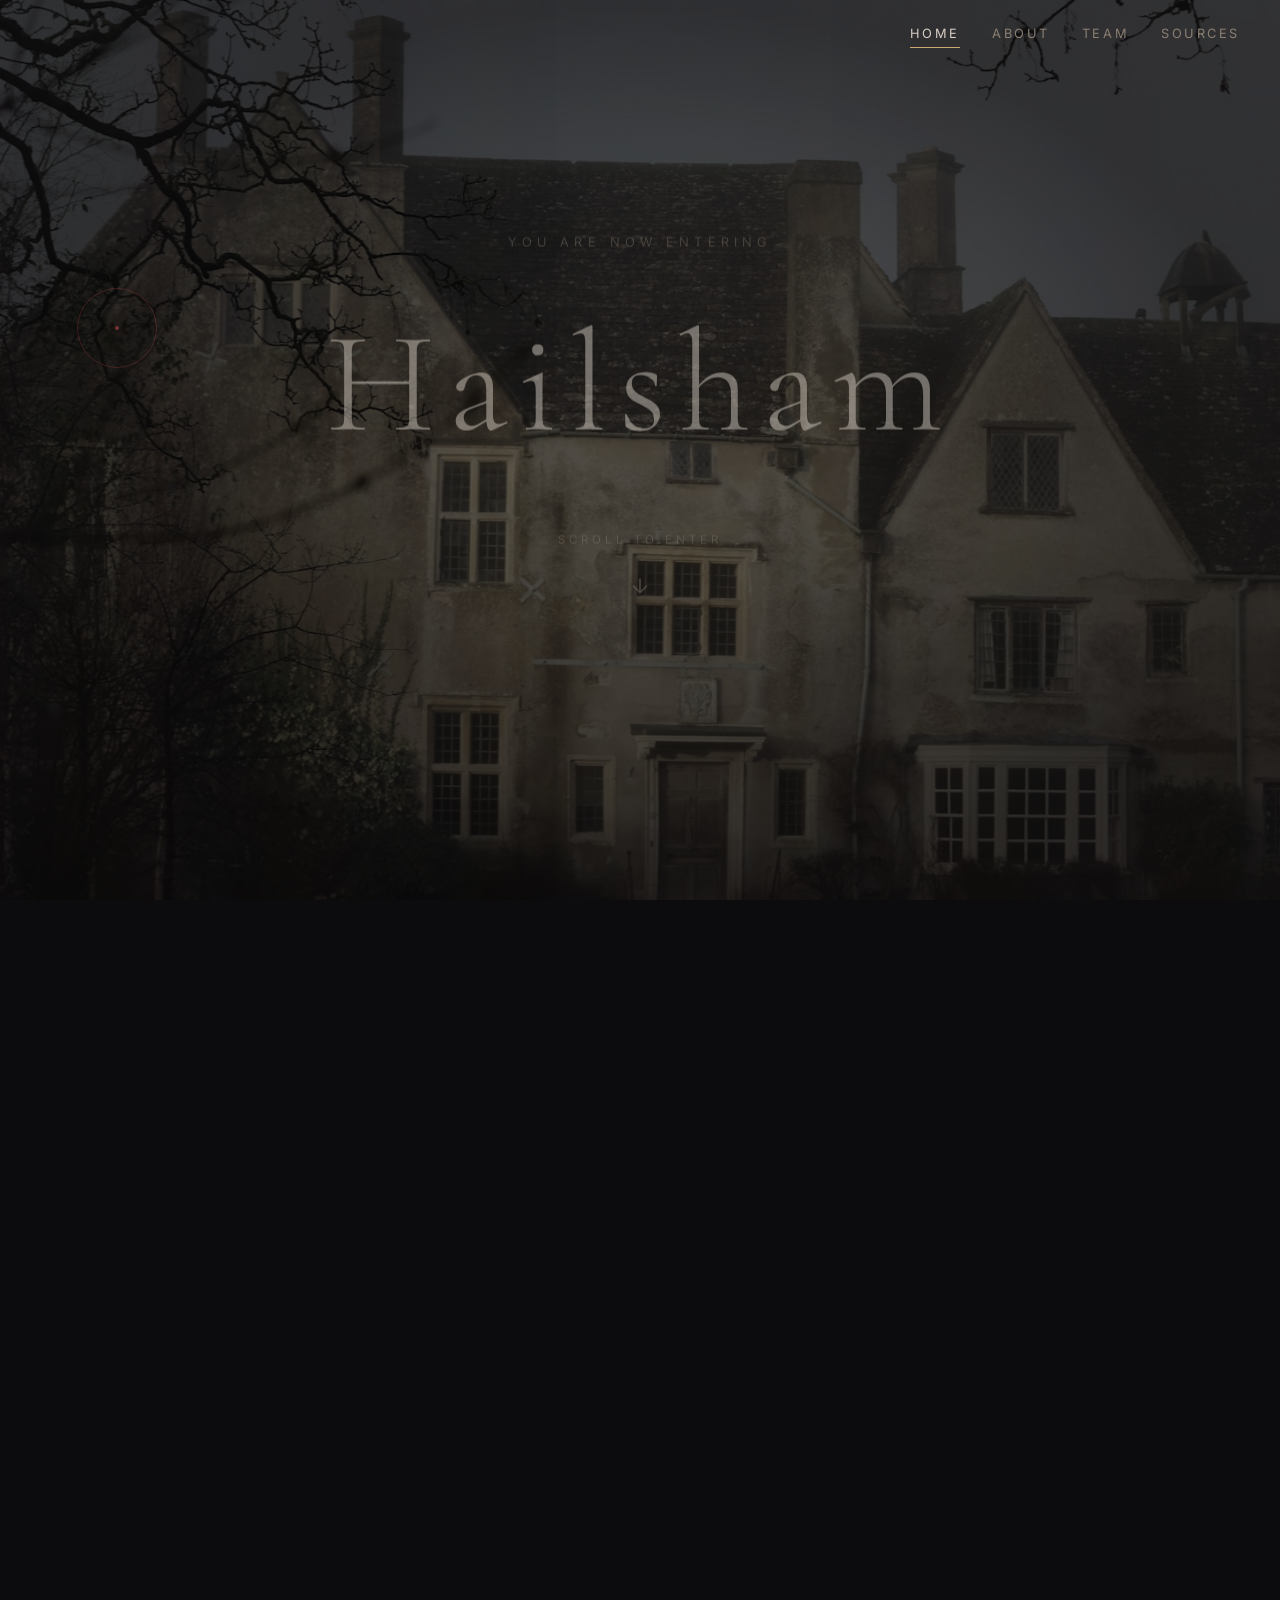
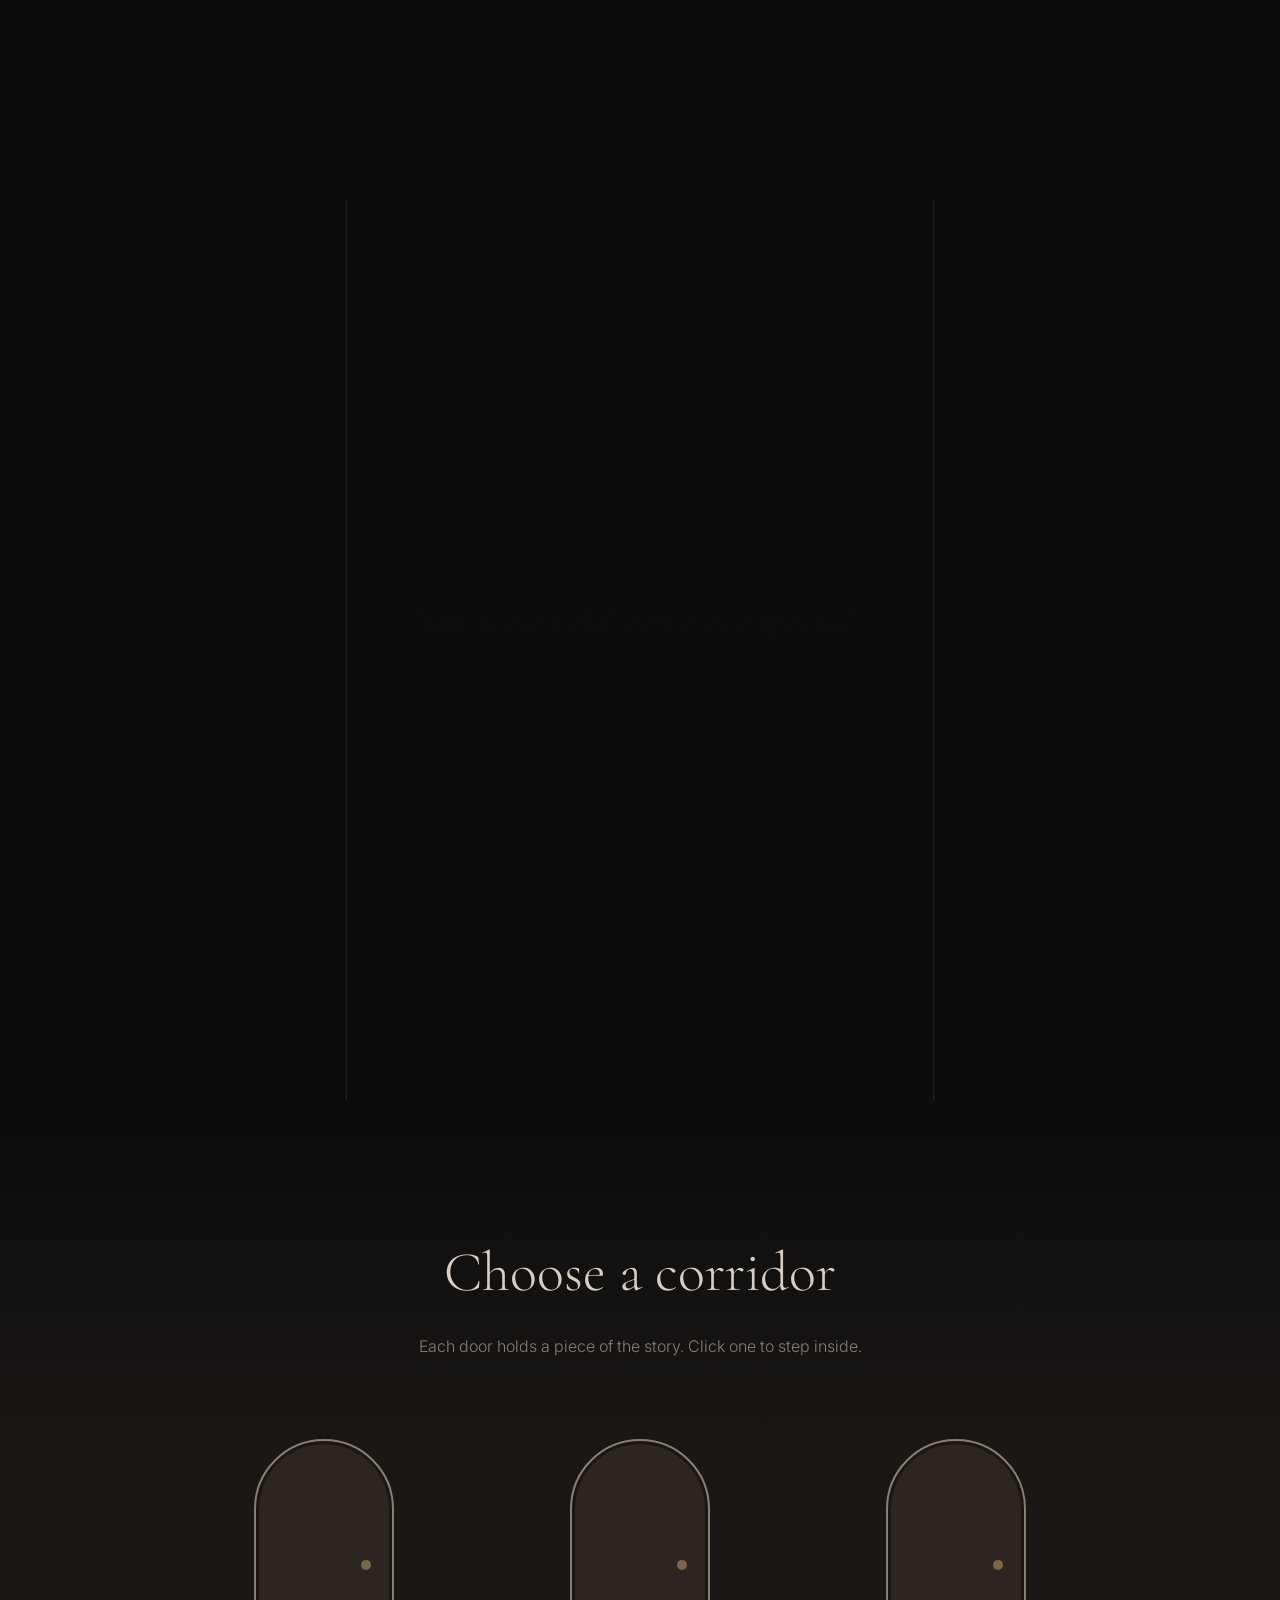
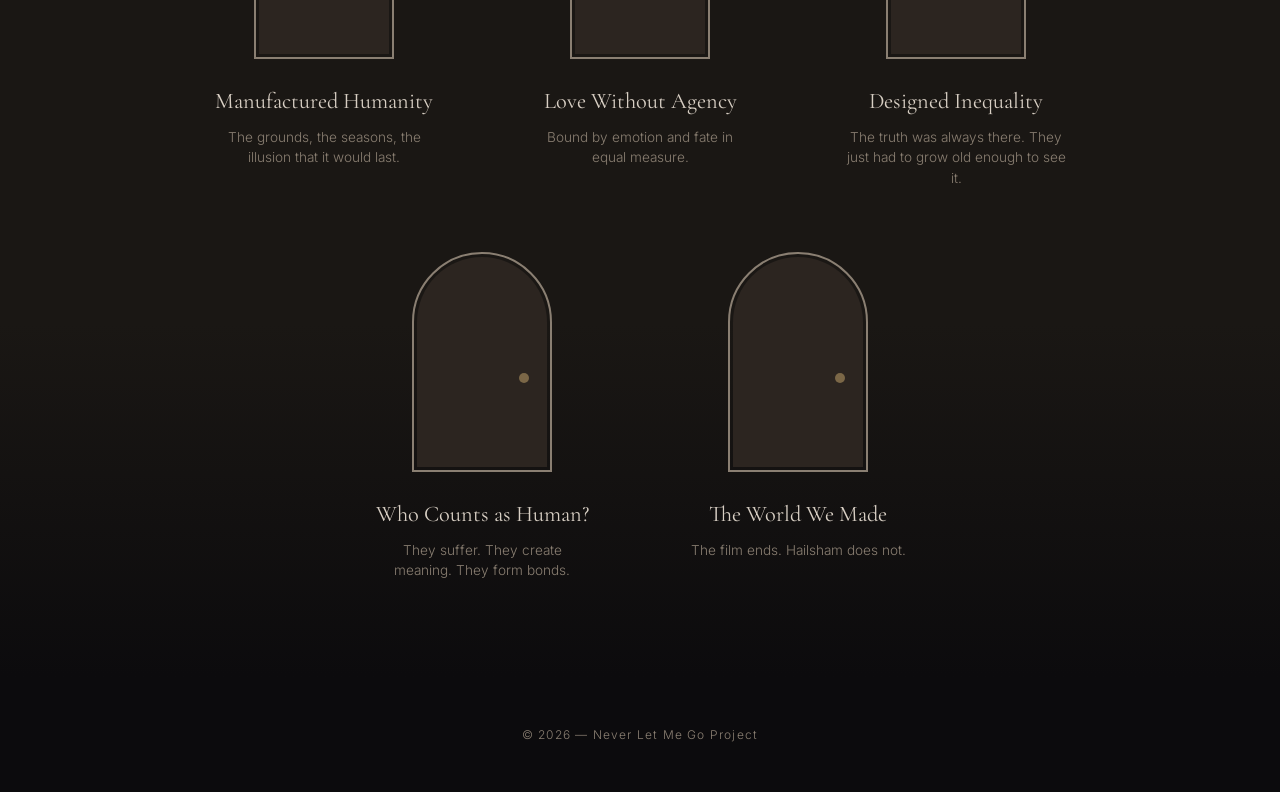
<file: index.html>
<!DOCTYPE html>
<html lang="en">
<head>
  <meta charset="UTF-8" />
  <meta name="viewport" content="width=device-width, initial-scale=1.0" />
  <title>Never Let Me Go: Hailsham</title>
  <link rel="stylesheet" href="styles.css" />
  <link rel="preconnect" href="https://fonts.googleapis.com" />
  <link rel="preconnect" href="https://fonts.gstatic.com" crossorigin />
  <link href="https://fonts.googleapis.com/css2?family=Cormorant+Garamond:ital,wght@0,300;0,400;0,600;1,300;1,400&family=Inter:wght@300;400&display=swap" rel="stylesheet" />
</head>
<body>

  <!-- ===== NAV ===== -->
  <nav class="site-nav">
    <a href="index.html" class="nav-link active">Home</a>
    <a href="about.html" class="nav-link">About</a>
    <a href="bios.html" class="nav-link">Team</a>
    <a href="sources.html" class="nav-link">Sources</a>
  </nav>

  <!-- ===== CUSTOM CURSOR ===== -->
  <!-- Warm "candle" glow that follows the cursor; positioned by script.js. -->
  <div id="cursor-glow" class="cursor-glow"></div>


  <!-- ===== HERO: OUTSIDE HAILSHAM ===== -->
  <section id="hero" class="hero-section">
    <div class="hero-image-wrap">
      <img src="assets/hailsham-manor.jpg" alt="Hailsham boarding school" class="hero-image" />
    </div>
    <div class="hero-vignette"></div>
    <div class="fog fog--left"></div>
    <div class="fog fog--right"></div>
    <div class="hero-text">
      <p class="hero-subtitle">you are now entering</p>
      <h1 class="hero-title">Hailsham</h1>
      <p class="hero-hint">scroll to enter</p>
      <div class="scroll-arrow">
        <svg width="24" height="24" viewBox="0 0 24 24" fill="none" stroke="currentColor" stroke-width="1.5">
          <path d="M12 5v14M5 12l7 7 7-7"/>
        </svg>
      </div>
    </div>

    <!-- ===== HOVER HINT ===== -->
    <p id="hover-hint" class="hover-hint">some secrets are hidden in the dark — hover to uncover them</p>

    <!-- ===== PULSING BEACON (guides user to first secret) ===== -->
    <div id="secret-beacon" class="secret-beacon" style="top:16%; left:6%;"></div>

    <!-- ===== HIDDEN MESSAGES (revealed by flashlight cursor) ===== -->
    <div id="secret-layer" class="secret-layer">
      <span class="secret-msg" style="top:18%; left:8%;">they were raised for their organs</span>
      <span class="secret-msg" style="top:72%; left:12%;">donors, not students</span>
      <span class="secret-msg" style="top:35%; left:72%;">your body was never yours</span>
      <span class="secret-msg" style="top:60%; left:65%;">completion is a kind word for death</span>
      <span class="secret-msg" style="top:85%; left:40%;">the gallery was never about art</span>
      <span class="secret-msg" style="top:12%; left:55%;">harvested</span>
      <span class="secret-msg" style="top:50%; left:30%;">you were made to be used</span>
      <span class="secret-msg" style="top:42%; left:48%;">they knew all along</span>
    </div>
  </section>

  <!-- ===== TRANSITION: ENTERING THE SCHOOL ===== -->
  <section id="entrance" class="entrance-section has-secrets">
    <span class="secret-text" style="top:15%; left:5%;">we were taught to accept</span>
    <span class="secret-text" style="top:80%; right:8%; left:auto;">no one came to save us</span>
    <div class="entrance-gate">
      <div class="gate-left"></div>
      <div class="gate-right"></div>
    </div>
    <div class="entrance-text">
      <p class="entrance-whisper">You were told you were special.</p>
      <p class="entrance-whisper-2">You were never told why.</p>
    </div>
  </section>

  <!-- ===== HALLWAY / DOORS ===== -->
  <section id="hallway" class="hallway-section has-secrets">
    <span class="secret-text" style="top:3%; left:8%;">every corridor led to the same end</span>
    <span class="secret-text" style="top:45%; right:4%; left:auto;">the doors were never really locked</span>
    <span class="secret-text" style="bottom:8%; left:15%; top:auto;">we chose not to run</span>
    <div class="hallway-intro">
      <h2 class="hallway-heading">Choose a corridor</h2>
      <p class="hallway-subtext">Each door holds a piece of the story. Click one to step inside.</p>
    </div>

    <div class="doors-container">

      <div class="door-card" data-door="hailsham">
        <div class="door-frame">
          <div class="door-light"></div>
          <div class="door-surface">
            <div class="door-knob"></div>
          </div>
        </div>
        <h3 class="door-label">Manufactured Humanity</h3>
        <p class="door-teaser">The grounds, the seasons, the illusion that it would last.</p>
      </div>

      <div class="door-card" data-door="love">
        <div class="door-frame">
          <div class="door-light"></div>
          <div class="door-surface">
            <div class="door-knob"></div>
          </div>
        </div>
        <h3 class="door-label">Love Without Agency</h3>
        <p class="door-teaser">Bound by emotion and fate in equal measure.</p>
      </div>

      <div class="door-card" data-door="system">
        <div class="door-frame">
          <div class="door-light"></div>
          <div class="door-surface">
            <div class="door-knob"></div>
          </div>
        </div>
        <h3 class="door-label">Designed Inequality</h3>
        <p class="door-teaser">The truth was always there. They just had to grow old enough to see it.</p>
      </div>

      <div class="door-card" data-door="human">
        <div class="door-frame">
          <div class="door-light"></div>
          <div class="door-surface">
            <div class="door-knob"></div>
          </div>
        </div>
        <h3 class="door-label">Who Counts as Human?</h3>
        <p class="door-teaser">They suffer. They create meaning. They form bonds.</p>
      </div>

      <div class="door-card" data-door="world">
        <div class="door-frame">
          <div class="door-light"></div>
          <div class="door-surface">
            <div class="door-knob"></div>
          </div>
        </div>
        <h3 class="door-label">The World We Made</h3>
        <p class="door-teaser">The film ends. Hailsham does not.</p>
      </div>

    </div>
  </section>

  <!-- ===== ROOM OVERLAYS ===== -->
  <div id="room-overlay" class="room-overlay">
    <button class="room-close" aria-label="Close">&times;</button>
    <button type="button" class="room-nav room-nav--prev" id="room-nav-prev" aria-label="Previous door">
      <svg width="28" height="28" viewBox="0 0 24 24" fill="none" stroke="currentColor" stroke-width="1.5" aria-hidden="true">
        <path d="M15 18l-6-6 6-6"/>
      </svg>
    </button>
    <button type="button" class="room-nav room-nav--next" id="room-nav-next" aria-label="Next door">
      <svg width="28" height="28" viewBox="0 0 24 24" fill="none" stroke="currentColor" stroke-width="1.5" aria-hidden="true">
        <path d="M9 18l6-6-6-6"/>
      </svg>
    </button>
    <div class="room-content">

      <div class="room" data-room="hailsham">
        <h2>Hailsham: Manufactured Humanity</h2>
        <figure class="room-figure">
          <img src="assets/hailsham-manufactured-humanity.png" alt="Hailsham, the manor across the open grounds, framed by trees" class="room-image" loading="lazy" />
        </figure>
        <p class="room-attribution">Paraphrased in Kathy's voice from <em>Never Let Me Go</em> (2010 film, dir. Mark Romanek). Not quoted from the script.</p>
        <p class="room-body">
          Hailsham was supposed to feel like home. In many ways, it did. The wide open grounds, the changing seasons, the rhythm of classes and meals and evenings spent doing nothing. We didn't question it then. Children rarely do. We collected tokens, traded drawings, whispered about the Gallery like it held some great secret about who we were. Maybe it did.
        </p>
        <p class="room-body">
          What stays with you isn't the big moments. It's the small ones. The smell of grass after rain. The way light fell through the dormitory windows in winter. A look exchanged across a room that meant everything and was never spoken about again. Kathy, Tommy, Ruth. The three of us tangled up in something we didn't yet have the words for.
        </p>
        <p class="room-body">
          We thought we had time. That's the cruelest part of it. Hailsham felt endless when we were inside it, and now it feels like it lasted no longer than a held breath.
        </p>
      </div>

      <div class="room" data-room="love">
        <h2>Love Without Agency</h2>
        <figure class="room-figure">
          <img src="assets/love-without-agency.png" alt="Ruth, Kathy, and Tommy on the dunes — quiet, together, apart" class="room-image" loading="lazy" />
        </figure>
        <p class="room-body">
          At the heart of <em>Never Let Me Go</em> is a love triangle that can't be neatly resolved. Ruth holds onto Tommy tightly, and this creates a wall between him and Kathy. Kathy pushes down her feelings while keeping both friendships alive. In the way she tells the story, you can hear a quiet anger. She knows that Ruth sees Tommy's deeper connection to her and deliberately keeps them apart. Tommy doesn't really notice any of this. Kathy just watches from the side, unable to act on what she feels.
        </p>
        <p class="room-body">
          What makes this so painful is that there's no normal way out. The three of them are tied together not just by feelings but by a shared truth: they are clones, made to donate their organs, with futures already decided for them. This knowledge sits behind every conversation, every argument, every silence. It makes their love triangle both deeply human and completely hopeless. Ruth's need to keep Tommy isn't really about winning. It's about wanting to own something in a life where they own nothing, not even their own bodies. By the time Ruth admits the hurt she's caused, it's too late. Kathy and Tommy only come together after Ruth dies, and even then, the time they lost and the endings closing in on them weigh on everything. The film seems to say that when people have so little control over their lives, their relationships become more precious and more breakable at the same time. These connections are proof that they matter, even when the world has decided they don't.
        </p>
      </div>

      <div class="room" data-room="system">
        <h2>The System: Designed Inequality</h2>
        <figure class="room-figure">
          <img src="assets/system-designed-inequality.png" alt="Hailsham classroom — students at their desks, a guardian at the front" class="room-image" loading="lazy" />
        </figure>
        <p class="room-body">
          Kathy, Tommy, and Ruth spend most of their childhood at Hailsham not knowing the full truth about what they are. They're told they are "special," that they've been given a good education and real opportunities. But the reality is darker than that. They are clones, made for one purpose: to give away their organs until they "complete." The students feel that something is off. They pick up pieces of information from conversations they overhear, from small hints their guardians drop. But they stay mostly sheltered from the full picture until they leave Hailsham. When the truth finally comes, it is both expected and crushing. It confirms what they always suspected but could never quite put into words.
        </p>
        <p class="room-body">
          What makes this so hard to sit with is not the shock. It's the acceptance. Kathy comes to see that Hailsham was built to make them feel human. The art, the literature, the feeling of having choices. All of it was there precisely because society never planned to treat them as fully human. "Completion" is just a softer word for death. The guardians' kindness was a form of control. Their education was a way to make the unavoidable easier to swallow. By the end of the film, Kathy understands that the truth was always there, threaded through every part of her life at Hailsham. She just had to get old enough to see it. The truth doesn't change everything. It's the slow, painful recognition that nothing was ever what it seemed.
        </p>
      </div>

      <div class="room" data-room="human">
        <h2>Who Counts as Human?</h2>
        <figure class="room-figure">
          <img src="assets/who-counts-as-human.png" alt="Kathy behind glass watching Tommy on the operating table" class="room-image" loading="lazy" />
        </figure>
        <p class="room-body">
          The question that haunts <em>Never Let Me Go</em> is whether the clones have souls, and more importantly, whether that even matters. The film never gives a clear answer. Instead, this uncertainty runs through every scene. The characters themselves struggle with the question. They look for proof of their humanity through art, music, and emotional connection. Kathy collects songs and artworks that might say something about who she is. This is a desperate attempt to show that she has an inner life, something real that can't be reduced to what her body is for. But the film suggests that the question itself might miss the point. What matters isn't whether they have souls in some abstract sense. What matters is that they long for one.
        </p>
        <p class="room-body">
          What makes the clones undeniably human is not their DNA or where they came from, but what they feel. They love. They regret. They long for things. They lose people. They suffer. They make meaning out of their lives. They form bonds that go beyond their situation. Tommy's art, Ruth's jealousy, Kathy's quiet loyalty. These are signs of real thought and feeling that you can't just call biology. The film argues, without ever saying it directly, that being a person isn't decided by how you were made. It's decided by how you feel, think, and connect with others. The quiet tragedy of this film is that society strips these clones of their humanity not because they lack souls, but because it chooses to look away. The soul isn't something they need to prove they have. It's something the world refuses to let them claim. Their tragedy isn't about existence. It's about morality. They are fully human in every way that counts, but treated as nothing more than spare parts.
        </p>
      </div>

      <div class="room" data-room="world">
        <h2>The World We Made</h2>
        <figure class="room-figure">
          <img src="assets/world-we-made.jpg" alt="A black-and-white chain-link fence enclosing an empty yard, the wire pattern receding into shadow" class="room-image" loading="lazy" />
          <figcaption class="room-figcaption">Photo by Christian GAFENESCH on Unsplash.</figcaption>
        </figure>
        <p class="room-body">
          Right now, poor people in parts of Egypt, Pakistan, and India sell their kidneys to pay off debts. The buyers usually live in richer countries with cleaner hospitals and shorter waiting lists. In the Gulf states, workers from Nepal, Kenya, and the Philippines build towers in dangerous heat while their employers keep their passports, so they cannot leave or change jobs. In the United States, people in prison sew clothes and fight wildfires for cents an hour, and most of them cannot get the same work once they are released. In each case, one group of people is used up, another group benefits, and very few people say anything out loud.
        </p>
        <p class="room-body">
          The four rooms before this one live inside the film. This one lives outside it. "Manufactured Humanity" showed a school that felt kind while it raised children to be used for their organs. Indigenous boarding schools in Canada and the United States also felt educational while they tried to erase languages, families, and names. "Love Without Agency" showed three friends who could not choose their own lives. Families split up by deportation, and young people told by caste rules who they may marry, know that feeling too. "Designed Inequality" showed a system hiding behind good manners. Real systems today hide behind work contracts, visa papers, hospital forms, and glossy school brochures. "Who Counts as Human?" asked the question that quietly sits under all four.
        </p>
        <p class="room-body">
          Mimi Wong, writing in Electric Literature, reads the clones in <em>Never Let Me Go</em> as a kind of racial metaphor, even though no character is given a race. She points to organ trafficking, commercial surrogacy, and migrant labor as the real Hailshams we already have. The film reveals its truth slowly, through Kathy's voice. Its real-world versions also show up slowly, kept out of sight by borders, paperwork, and polite language.
        </p>
        <p class="room-body">
          Kathy walked out of Hailsham. The world she walked into is the one you are reading this in.
        </p>
      </div>

    </div>
  </div>

  <!-- ===== FOOTER ===== -->
  <footer class="site-footer has-secrets">
    <span class="secret-text" style="top:20%; left:10%;">it was already too late</span>
    <p>&copy; 2026 — Never Let Me Go Project</p>
  </footer>

  <script src="script.js"></script>
</body>
</html>
</file>
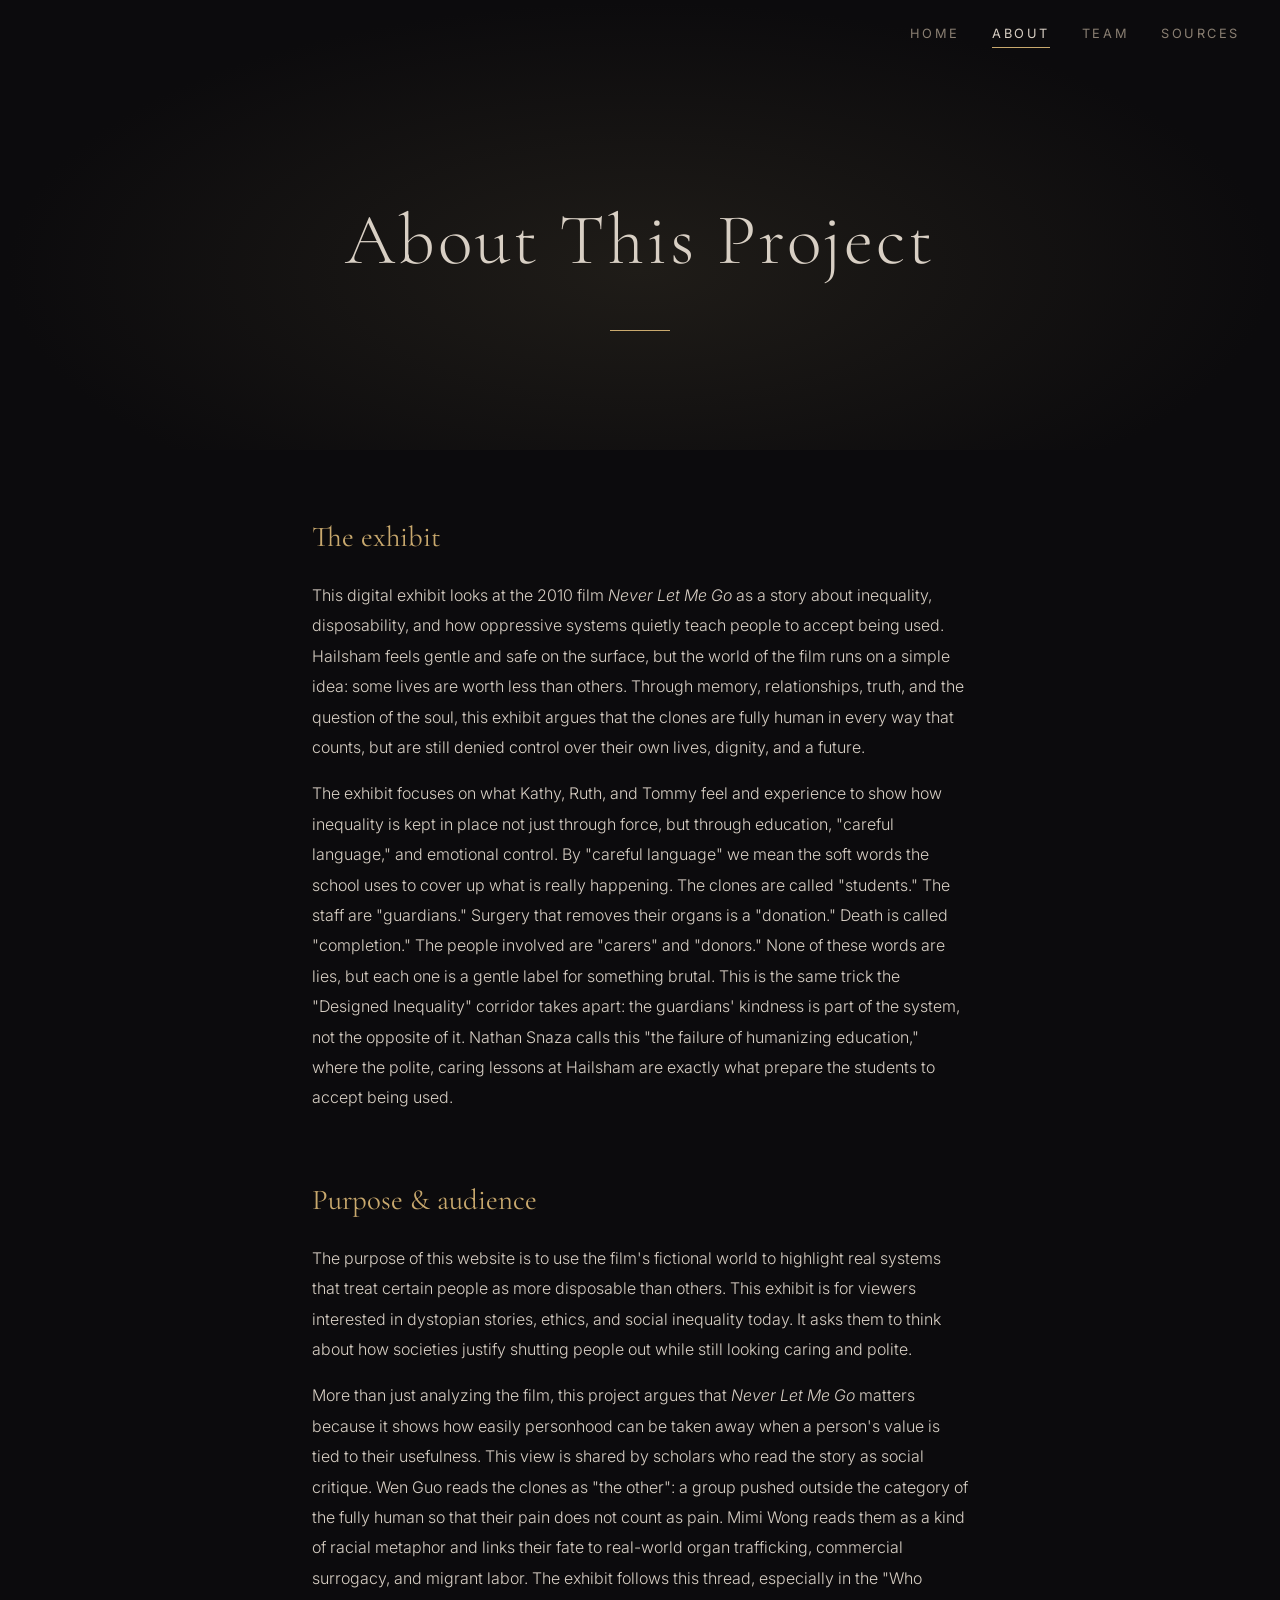
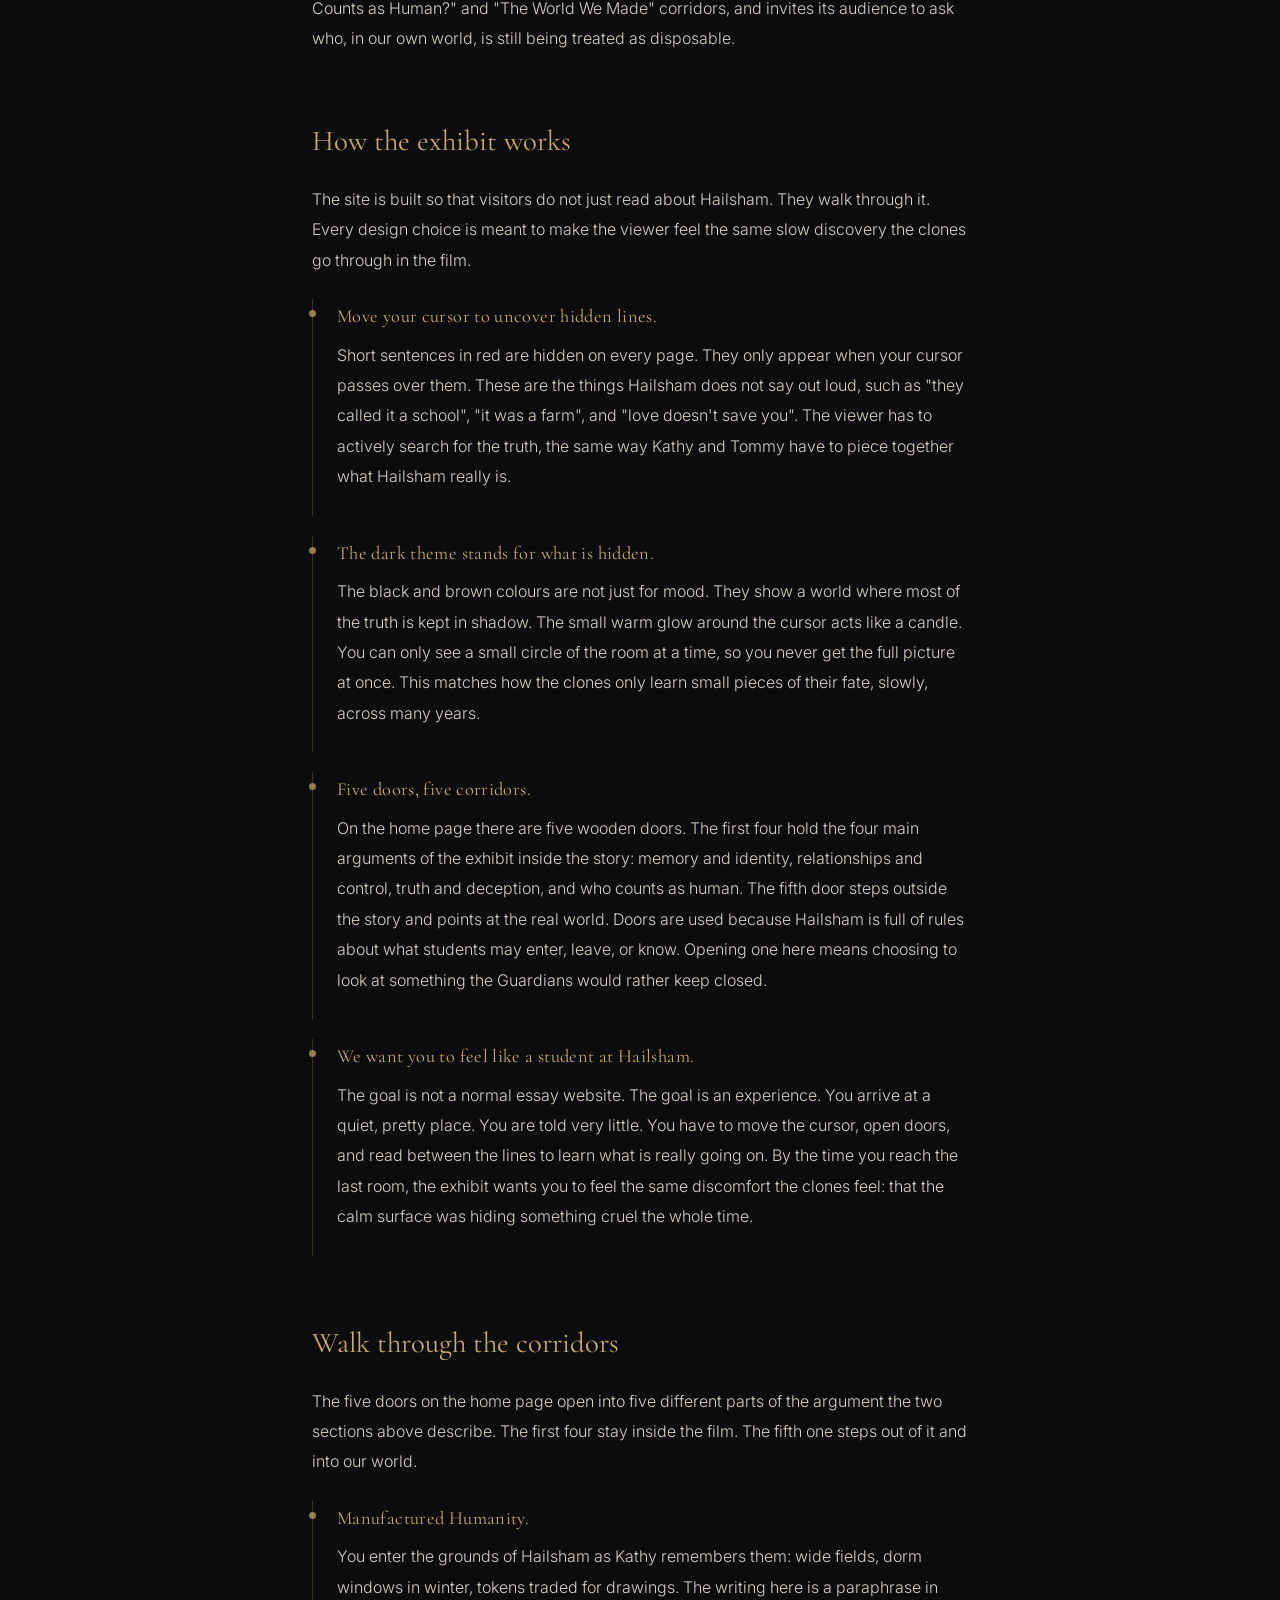
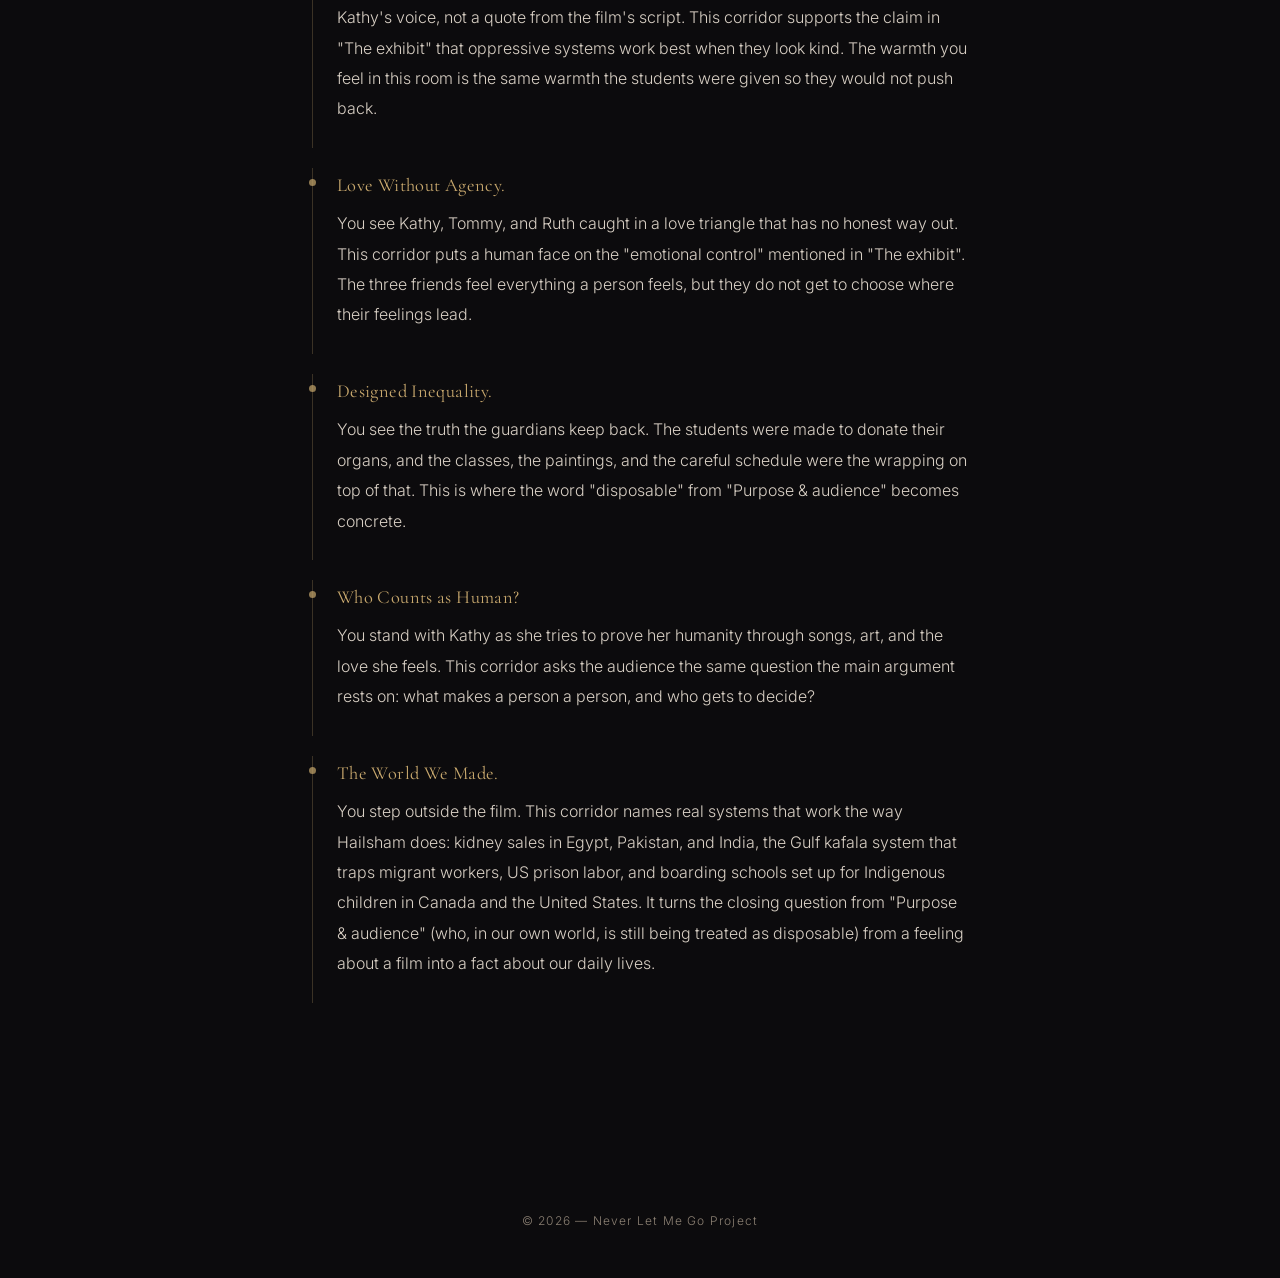
<file: about.html>
<!DOCTYPE html>
<html lang="en">
<head>
  <meta charset="UTF-8" />
  <meta name="viewport" content="width=device-width, initial-scale=1.0" />
  <title>About: Never Let Me Go</title>
  <link rel="stylesheet" href="styles.css" />
  <link rel="preconnect" href="https://fonts.googleapis.com" />
  <link rel="preconnect" href="https://fonts.gstatic.com" crossorigin />
  <link href="https://fonts.googleapis.com/css2?family=Cormorant+Garamond:ital,wght@0,300;0,400;0,600;1,300;1,400&family=Inter:wght@300;400&display=swap" rel="stylesheet" />
</head>
<body>

  <!-- ===== NAV ===== -->
  <nav class="site-nav">
    <a href="index.html" class="nav-link">Home</a>
    <a href="about.html" class="nav-link active">About</a>
    <a href="bios.html" class="nav-link">Team</a>
    <a href="sources.html" class="nav-link">Sources</a>
  </nav>

  <!-- ===== CUSTOM CURSOR ===== -->
  <div id="cursor-glow" class="cursor-glow"></div>

  <!-- ===== ABOUT HERO ===== -->
  <!-- Hidden red lines below stay invisible until the cursor passes within ~140px of them. -->
  <header class="about-hero has-secrets">
    <span class="secret-text" style="top:25%; left:6%;">they called it a school</span>
    <span class="secret-text" style="bottom:15%; right:8%; top:auto; left:auto;">it was a farm</span>
    <h1 class="about-hero-title">About This Project</h1>
    <div class="about-hero-line"></div>
  </header>

  <!-- ===== ABOUT CONTENT ===== -->
  <main class="about-main has-secrets">
    <span class="secret-text" style="top:12%; right:0; left:auto;">love doesn't save you</span>
    <span class="secret-text" style="top:38%; left:-2%;">we were copies of trash</span>
    <span class="secret-text" style="top:65%; right:-3%; left:auto;">Madame was afraid of us</span>
    <span class="secret-text" style="bottom:5%; left:10%; top:auto;">the art proved nothing</span>

    <section class="about-block about-block--reveal">
      <h2>The exhibit</h2>
      <p>
        This digital exhibit looks at the 2010 film <em>Never Let Me Go</em> as a story about inequality, disposability, and how oppressive systems quietly teach people to accept being used. Hailsham feels gentle and safe on the surface, but the world of the film runs on a simple idea: some lives are worth less than others. Through memory, relationships, truth, and the question of the soul, this exhibit argues that the clones are fully human in every way that counts, but are still denied control over their own lives, dignity, and a future.
      </p>
      <p>
        The exhibit focuses on what Kathy, Ruth, and Tommy feel and experience to show how inequality is kept in place not just through force, but through education, "careful language," and emotional control. By "careful language" we mean the soft words the school uses to cover up what is really happening. The clones are called "students." The staff are "guardians." Surgery that removes their organs is a "donation." Death is called "completion." The people involved are "carers" and "donors." None of these words are lies, but each one is a gentle label for something brutal. This is the same trick the "Designed Inequality" corridor takes apart: the guardians' kindness is part of the system, not the opposite of it. Nathan Snaza calls this "the failure of humanizing education," where the polite, caring lessons at Hailsham are exactly what prepare the students to accept being used.
      </p>
    </section>

    <section class="about-block about-block--reveal">
      <h2>Purpose &amp; audience</h2>
      <p>
        The purpose of this website is to use the film's fictional world to highlight real systems that treat certain people as more disposable than others. This exhibit is for viewers interested in dystopian stories, ethics, and social inequality today. It asks them to think about how societies justify shutting people out while still looking caring and polite.
      </p>
      <p>
        More than just analyzing the film, this project argues that <em>Never Let Me Go</em> matters because it shows how easily personhood can be taken away when a person's value is tied to their usefulness. This view is shared by scholars who read the story as social critique. Wen Guo reads the clones as "the other": a group pushed outside the category of the fully human so that their pain does not count as pain. Mimi Wong reads them as a kind of racial metaphor and links their fate to real-world organ trafficking, commercial surrogacy, and migrant labor. The exhibit follows this thread, especially in the "Who Counts as Human?" and "The World We Made" corridors, and invites its audience to ask who, in our own world, is still being treated as disposable.
      </p>
    </section>

    <section class="about-block about-block--reveal">
      <h2>How the exhibit works</h2>
      <p>
        The site is built so that visitors do not just read about Hailsham. They walk through it. Every design choice is meant to make the viewer feel the same slow discovery the clones go through in the film.
      </p>
      <ul class="about-list">
        <li>
          <strong>Move your cursor to uncover hidden lines.</strong>
          Short sentences in red are hidden on every page. They only appear when your cursor passes over them. These are the things Hailsham does not say out loud, such as "they called it a school", "it was a farm", and "love doesn't save you". The viewer has to actively search for the truth, the same way Kathy and Tommy have to piece together what Hailsham really is.
        </li>
        <li>
          <strong>The dark theme stands for what is hidden.</strong>
          The black and brown colours are not just for mood. They show a world where most of the truth is kept in shadow. The small warm glow around the cursor acts like a candle. You can only see a small circle of the room at a time, so you never get the full picture at once. This matches how the clones only learn small pieces of their fate, slowly, across many years.
        </li>
        <li>
          <strong>Five doors, five corridors.</strong>
          On the home page there are five wooden doors. The first four hold the four main arguments of the exhibit inside the story: memory and identity, relationships and control, truth and deception, and who counts as human. The fifth door steps outside the story and points at the real world. Doors are used because Hailsham is full of rules about what students may enter, leave, or know. Opening one here means choosing to look at something the Guardians would rather keep closed.
        </li>
        <li>
          <strong>We want you to feel like a student at Hailsham.</strong>
          The goal is not a normal essay website. The goal is an experience. You arrive at a quiet, pretty place. You are told very little. You have to move the cursor, open doors, and read between the lines to learn what is really going on. By the time you reach the last room, the exhibit wants you to feel the same discomfort the clones feel: that the calm surface was hiding something cruel the whole time.
        </li>
      </ul>
    </section>

    <section class="about-block about-block--reveal">
      <h2>Walk through the corridors</h2>
      <p>
        The five doors on the home page open into five different parts of the argument the two sections above describe. The first four stay inside the film. The fifth one steps out of it and into our world.
      </p>
      <ul class="about-list">
        <li>
          <strong>Manufactured Humanity.</strong>
          You enter the grounds of Hailsham as Kathy remembers them: wide fields, dorm windows in winter, tokens traded for drawings. The writing here is a paraphrase in Kathy's voice, not a quote from the film's script. This corridor supports the claim in "The exhibit" that oppressive systems work best when they look kind. The warmth you feel in this room is the same warmth the students were given so they would not push back.
        </li>
        <li>
          <strong>Love Without Agency.</strong>
          You see Kathy, Tommy, and Ruth caught in a love triangle that has no honest way out. This corridor puts a human face on the "emotional control" mentioned in "The exhibit". The three friends feel everything a person feels, but they do not get to choose where their feelings lead.
        </li>
        <li>
          <strong>Designed Inequality.</strong>
          You see the truth the guardians keep back. The students were made to donate their organs, and the classes, the paintings, and the careful schedule were the wrapping on top of that. This is where the word "disposable" from "Purpose &amp; audience" becomes concrete.
        </li>
        <li>
          <strong>Who Counts as Human?</strong>
          You stand with Kathy as she tries to prove her humanity through songs, art, and the love she feels. This corridor asks the audience the same question the main argument rests on: what makes a person a person, and who gets to decide?
        </li>
        <li>
          <strong>The World We Made.</strong>
          You step outside the film. This corridor names real systems that work the way Hailsham does: kidney sales in Egypt, Pakistan, and India, the Gulf kafala system that traps migrant workers, US prison labor, and boarding schools set up for Indigenous children in Canada and the United States. It turns the closing question from "Purpose &amp; audience" (who, in our own world, is still being treated as disposable) from a feeling about a film into a fact about our daily lives.
        </li>
      </ul>
    </section>

  </main>

  <!-- ===== FOOTER ===== -->
  <footer class="site-footer has-secrets">
    <span class="secret-text" style="top:15%; left:5%;">we never complained</span>
    <p>&copy; 2026 — Never Let Me Go Project</p>
  </footer>

  <script>
    (() => {
      /* Scroll reveals */
      const blocks = document.querySelectorAll(".about-block--reveal");
      const observer = new IntersectionObserver(
        (entries) => {
          entries.forEach((entry) => {
            if (entry.isIntersecting) {
              entry.target.classList.add("visible");
              observer.unobserve(entry.target);
            }
          });
        },
        { threshold: 0.15 }
      );
      blocks.forEach((el) => observer.observe(el));

      /* Cursor glow */
      const glow = document.getElementById("cursor-glow");
      if (!glow) return;

      let mx = -500, my = -500, gx = -500, gy = -500;
      let active = false, raf = false;

      function tick() {
        raf = false;
        gx += (mx - gx) * 0.16;
        gy += (my - gy) * 0.16;
        glow.style.transform = `translate3d(${gx - 110}px,${gy - 110}px,0)`;
        if (Math.abs(mx - gx) > 0.5 || Math.abs(my - gy) > 0.5) {
          raf = true;
          requestAnimationFrame(tick);
        }
      }

      const secrets = document.querySelectorAll(".secret-text");

      document.addEventListener("mousemove", (e) => {
        mx = e.clientX; my = e.clientY;
        if (!active) { active = true; glow.classList.add("active"); }
        if (!raf) { raf = true; requestAnimationFrame(tick); }

        for (const el of secrets) {
          const r = el.getBoundingClientRect();
          const dist = Math.hypot(e.clientX - (r.left + r.width / 2), e.clientY - (r.top + r.height / 2));
          if (dist < 140) {
            el.classList.add("revealed");
          } else {
            el.classList.remove("revealed");
          }
        }
      }, { passive: true });

      document.addEventListener("mouseleave", () => {
        active = false; glow.classList.remove("active");
      });
    })();
  </script>
</body>
</html>
</file>
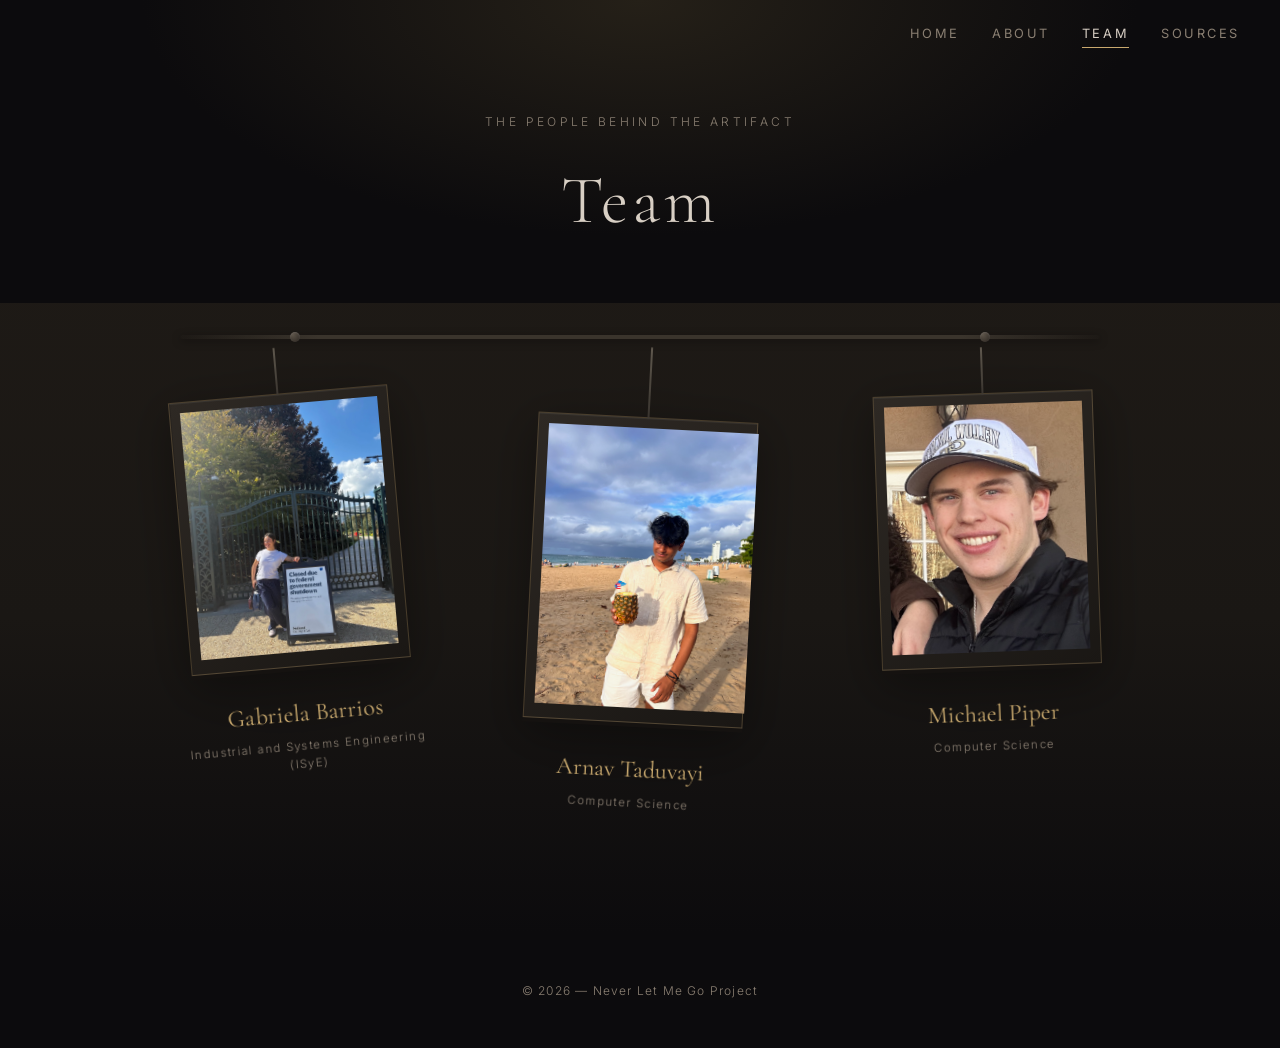
<file: bios.html>
<!DOCTYPE html>
<html lang="en">
<head>
  <meta charset="UTF-8" />
  <meta name="viewport" content="width=device-width, initial-scale=1.0" />
  <title>Team: Never Let Me Go</title>
  <link rel="stylesheet" href="styles.css" />
  <link rel="preconnect" href="https://fonts.googleapis.com" />
  <link rel="preconnect" href="https://fonts.gstatic.com" crossorigin />
  <link href="https://fonts.googleapis.com/css2?family=Cormorant+Garamond:ital,wght@0,300;0,400;0,600;1,300;1,400&family=Inter:wght@300;400&display=swap" rel="stylesheet" />
</head>
<body>

  <nav class="site-nav">
    <a href="index.html" class="nav-link">Home</a>
    <a href="about.html" class="nav-link">About</a>
    <a href="bios.html" class="nav-link active">Team</a>
    <a href="sources.html" class="nav-link">Sources</a>
  </nav>

  <div id="cursor-glow" class="cursor-glow"></div>

  <header class="bios-hero">
    <p class="bios-hero-eyebrow">the people behind the artifact</p>
    <h1 class="bios-hero-title">Team</h1>
  </header>

  <section class="bios-gallery" aria-label="Team portraits">
    <div class="bios-wall-texture"></div>

    <div class="bios-rail"></div>

    <!-- Each card sets its own --tilt and --delay so the frames stagger in at slight angles. -->
    <div class="bios-frames">

      <article class="bios-card bios-card--reveal" style="--tilt: -5deg; --delay: 0s;">
        <div class="bios-wire" aria-hidden="true"></div>
        <div class="bios-frame">
          <div class="bios-photo">
            <img src="IMG_4745.jpg" alt="Portrait of Gabriela Barrios" class="bios-photo-img" loading="lazy" />
          </div>
        </div>
        <div class="bios-caption">
          <h2 class="bios-name">Gabriela Barrios</h2>
          <p class="bios-role">Industrial and Systems Engineering (ISyE)</p>
        </div>
      </article>

      <article class="bios-card bios-card--reveal" style="--tilt: 3deg; --delay: 0.12s;">
        <div class="bios-wire bios-wire--long" aria-hidden="true"></div>
        <div class="bios-frame bios-frame--tall">
          <div class="bios-photo">
            <img src="IMG_1207.JPG" alt="Portrait of Arnav Taduvayi" class="bios-photo-img" loading="lazy" />
          </div>
        </div>
        <div class="bios-caption">
          <h2 class="bios-name">Arnav Taduvayi</h2>
          <p class="bios-role">Computer Science</p>
        </div>
      </article>

      <article class="bios-card bios-card--reveal" style="--tilt: -2deg; --delay: 0.24s;">
        <div class="bios-wire" aria-hidden="true"></div>
        <div class="bios-frame">
          <div class="bios-photo">
            <img src="IMG_4744.jpg" alt="Portrait of Michael Piper" class="bios-photo-img" loading="lazy" />
          </div>
        </div>
        <div class="bios-caption">
          <h2 class="bios-name">Michael Piper</h2>
          <p class="bios-role">Computer Science</p>
        </div>
      </article>

    </div>
  </section>

  <footer class="site-footer">
    <p>&copy; 2026 — Never Let Me Go Project</p>
  </footer>

  <script>
    (() => {
      const glow = document.getElementById("cursor-glow");
      if (glow) {
        let mx = -500, my = -500, gx = -500, gy = -500, active = false, raf = false;
        function tick() {
          raf = false;
          gx += (mx - gx) * 0.16;
          gy += (my - gy) * 0.16;
          glow.style.transform = `translate3d(${gx - 110}px,${gy - 110}px,0)`;
          if (Math.abs(mx - gx) > 0.5 || Math.abs(my - gy) > 0.5) {
            raf = true;
            requestAnimationFrame(tick);
          }
        }
        document.addEventListener("mousemove", (e) => {
          mx = e.clientX; my = e.clientY;
          if (!active) { active = true; glow.classList.add("active"); }
          if (!raf) { raf = true; requestAnimationFrame(tick); }
        }, { passive: true });
        document.addEventListener("mouseleave", () => {
          active = false;
          glow.classList.remove("active");
        });
      }

      const cards = document.querySelectorAll(".bios-card--reveal");
      const obs = new IntersectionObserver(
        (entries) => {
          entries.forEach((en) => {
            if (en.isIntersecting) {
              en.target.classList.add("visible");
              obs.unobserve(en.target);
            }
          });
        },
        { threshold: 0.12 }
      );
      cards.forEach((c) => obs.observe(c));
    })();
  </script>
</body>
</html>
</file>
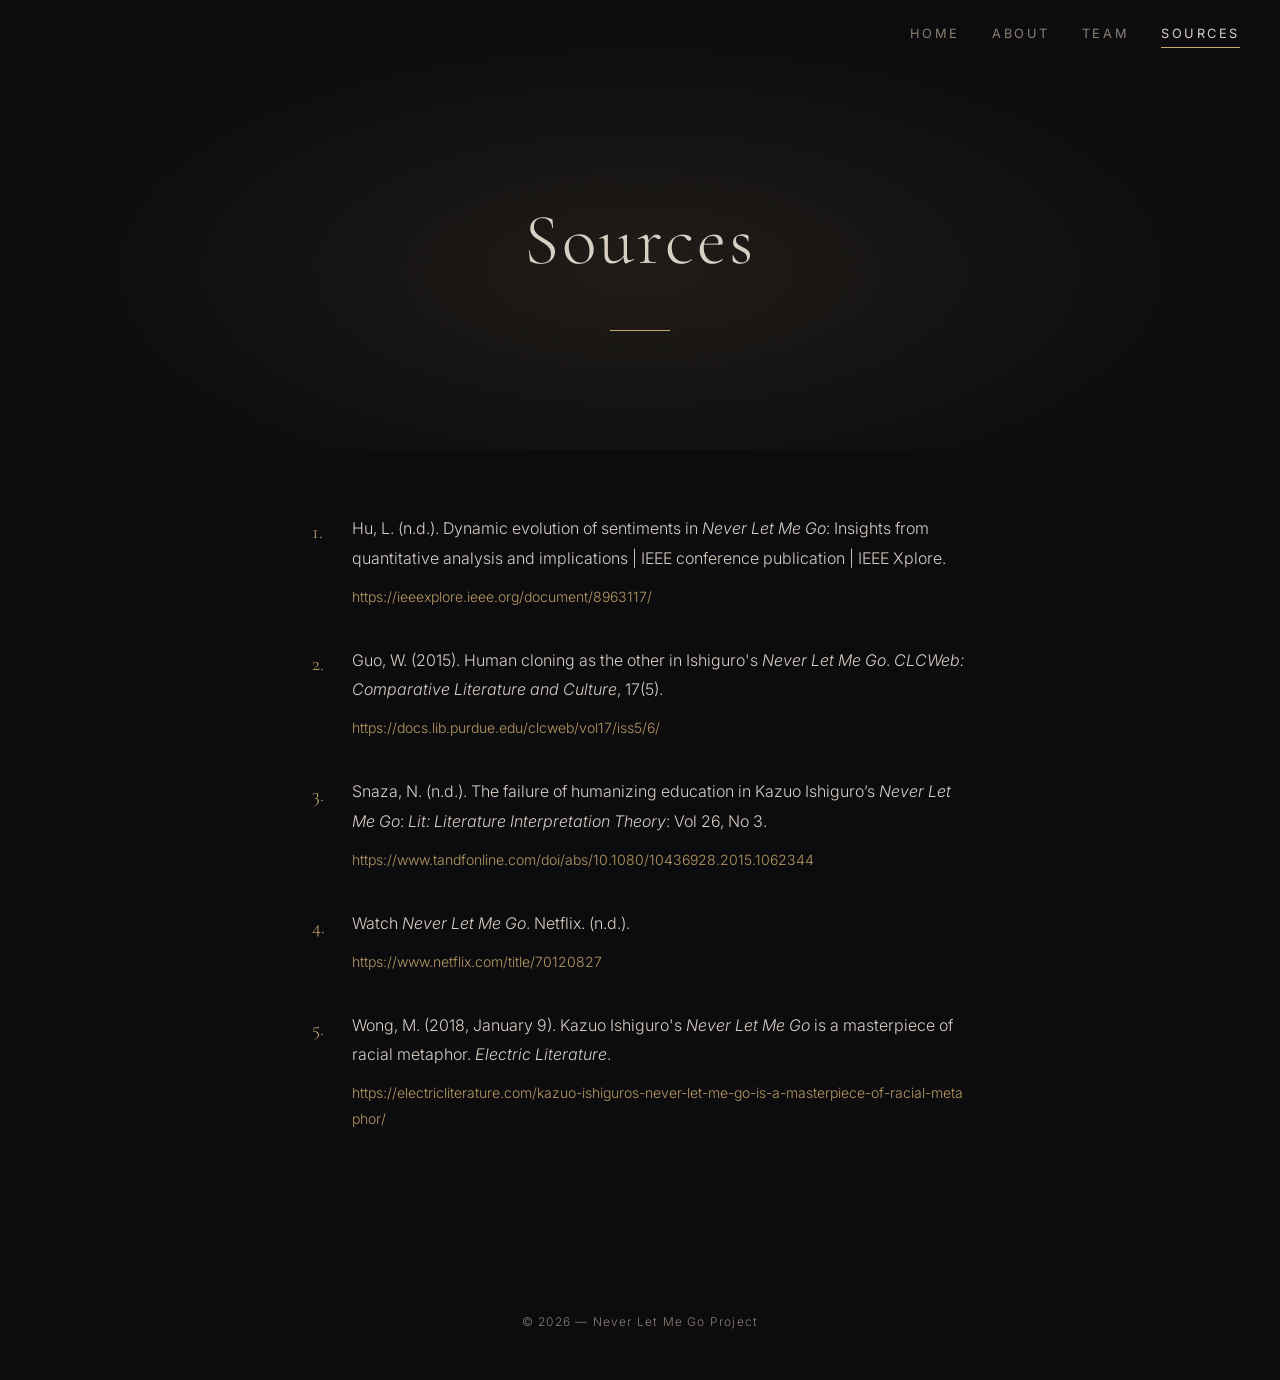
<file: sources.html>
<!DOCTYPE html>
<html lang="en">
<head>
  <meta charset="UTF-8" />
  <meta name="viewport" content="width=device-width, initial-scale=1.0" />
  <title>Sources: Never Let Me Go</title>
  <link rel="stylesheet" href="styles.css" />
  <link rel="preconnect" href="https://fonts.googleapis.com" />
  <link rel="preconnect" href="https://fonts.gstatic.com" crossorigin />
  <link href="https://fonts.googleapis.com/css2?family=Cormorant+Garamond:ital,wght@0,300;0,400;0,600;1,300;1,400&family=Inter:wght@300;400&display=swap" rel="stylesheet" />
</head>
<body>

  <!-- ===== NAV ===== -->
  <!-- Shared site navigation. "active" marks the current page. -->
  <nav class="site-nav">
    <a href="index.html" class="nav-link">Home</a>
    <a href="about.html" class="nav-link">About</a>
    <a href="bios.html" class="nav-link">Team</a>
    <a href="sources.html" class="nav-link active">Sources</a>
  </nav>

  <!-- ===== CUSTOM CURSOR ===== -->
  <!-- Warm "candle" glow that follows the cursor. Driven by the script below. -->
  <div id="cursor-glow" class="cursor-glow"></div>

  <!-- ===== PAGE HERO ===== -->
  <header class="about-hero">
    <h1 class="about-hero-title">Sources</h1>
    <div class="about-hero-line"></div>
  </header>

  <!-- ===== SOURCES LIST =====
       APA-style citations for the secondary sources used across the exhibit.
       Each item links out to the original source in a new tab. -->
  <main class="about-main sources-page">
    <ol class="sources-list">
      <li class="sources-item">
        Hu, L. (n.d.). Dynamic evolution of sentiments in <em>Never Let Me Go</em>: Insights from quantitative analysis and implications | IEEE conference publication | IEEE Xplore.
        <a href="https://ieeexplore.ieee.org/document/8963117/" class="sources-link" target="_blank" rel="noopener noreferrer">https://ieeexplore.ieee.org/document/8963117/</a>
      </li>
      <li class="sources-item">
        Guo, W. (2015). Human cloning as the other in Ishiguro's <em>Never Let Me Go</em>. <cite>CLCWeb: Comparative Literature and Culture</cite>, 17(5).
        <a href="https://docs.lib.purdue.edu/clcweb/vol17/iss5/6/" class="sources-link" target="_blank" rel="noopener noreferrer">https://docs.lib.purdue.edu/clcweb/vol17/iss5/6/</a>
      </li>
      <li class="sources-item">
        Snaza, N. (n.d.). The failure of humanizing education in Kazuo Ishiguro’s <em>Never Let Me Go</em>: <cite>Lit: Literature Interpretation Theory</cite>: Vol 26, No 3.
        <a href="https://www.tandfonline.com/doi/abs/10.1080/10436928.2015.1062344" class="sources-link" target="_blank" rel="noopener noreferrer">https://www.tandfonline.com/doi/abs/10.1080/10436928.2015.1062344</a>
      </li>
      <li class="sources-item">
        Watch <em>Never Let Me Go</em>. Netflix. (n.d.).
        <a href="https://www.netflix.com/title/70120827" class="sources-link" target="_blank" rel="noopener noreferrer">https://www.netflix.com/title/70120827</a>
      </li>
      <li class="sources-item">
        Wong, M. (2018, January 9). Kazuo Ishiguro's <em>Never Let Me Go</em> is a masterpiece of racial metaphor. <cite>Electric Literature</cite>.
        <a href="https://electricliterature.com/kazuo-ishiguros-never-let-me-go-is-a-masterpiece-of-racial-metaphor/" class="sources-link" target="_blank" rel="noopener noreferrer">https://electricliterature.com/kazuo-ishiguros-never-let-me-go-is-a-masterpiece-of-racial-metaphor/</a>
      </li>
    </ol>
  </main>

  <!-- ===== FOOTER ===== -->
  <footer class="site-footer">
    <p>&copy; 2026 — Never Let Me Go Project</p>
  </footer>

  <!-- ===== CURSOR GLOW SCRIPT =====
       Tracks the mouse and eases a glow element toward it via requestAnimationFrame.
       The lerp factor (0.16) controls how fast the glow catches up to the cursor. -->
  <script>
    (() => {
      const glow = document.getElementById("cursor-glow");
      if (!glow) return;

      // mx/my: latest mouse position. gx/gy: current glow position (eased).
      let mx = -500, my = -500, gx = -500, gy = -500, active = false, raf = false;

      // Animation loop: ease the glow toward the mouse and stop when close enough.
      function tick() {
        raf = false;
        gx += (mx - gx) * 0.16;
        gy += (my - gy) * 0.16;
        // Offset by half the glow size (220px) so it centers on the cursor.
        glow.style.transform = `translate3d(${gx - 110}px,${gy - 110}px,0)`;
        if (Math.abs(mx - gx) > 0.5 || Math.abs(my - gy) > 0.5) {
          raf = true;
          requestAnimationFrame(tick);
        }
      }

      // Update target position on mouse move and kick off the loop if needed.
      document.addEventListener("mousemove", (e) => {
        mx = e.clientX; my = e.clientY;
        if (!active) { active = true; glow.classList.add("active"); }
        if (!raf) { raf = true; requestAnimationFrame(tick); }
      }, { passive: true });

      // Hide the glow when the cursor leaves the window.
      document.addEventListener("mouseleave", () => {
        active = false; glow.classList.remove("active");
      });
    })();
  </script>
</body>
</html>
</file>
<file: styles.css>
/* ============================================================
   NEVER LET ME GO — HAILSHAM
   Immersive, mysterious single-page experience
   ============================================================ */

*, *::before, *::after {
  margin: 0;
  padding: 0;
  box-sizing: border-box;
}

:root {
  --clr-bg: #0c0b0d;
  --clr-bg-warm: #1a1714;
  --clr-surface: #1e1b18;
  --clr-door: #2c2520;
  --clr-door-hover: #3a322b;
  --clr-text: #d8cfc4;
  --clr-text-muted: #8a7f72;
  --clr-accent: #c9a96e;
  --clr-fog: rgba(200, 190, 175, 0.06);
  --clr-secret: #c44;
  --font-display: 'Cormorant Garamond', Georgia, serif;
  --font-body: 'Inter', system-ui, sans-serif;
}

html {
  background: var(--clr-bg);
  color: var(--clr-text);
}

body {
  font-family: var(--font-body);
  font-weight: 300;
  line-height: 1.6;
  overflow-x: hidden;
}

/* ============================================================
   CURSOR GLOW (light around the normal cursor)
   ============================================================ */
.cursor-glow {
  position: fixed;
  top: 0;
  left: 0;
  width: 220px;
  height: 220px;
  border-radius: 50%;
  pointer-events: none;
  z-index: 9999; /* Sits above every other layer so the candle glow is never clipped. */
  background: radial-gradient(
    circle at center,
    rgba(255, 230, 170, 0.25) 0%,
    rgba(201, 169, 110, 0.10) 35%,
    transparent 70%
  );
  opacity: 0;
  transition: opacity 0.5s ease;
  will-change: transform;
  transform: translate3d(-500px, -500px, 0);
}

.cursor-glow.active {
  opacity: 1;
}

/* ============================================================
   HOVER HINT — tells user to explore
   ============================================================ */
.hover-hint {
  position: absolute;
  bottom: 8%;
  left: 50%;
  transform: translateX(-50%);
  z-index: 7;
  font-family: var(--font-body);
  font-size: 0.8rem;
  letter-spacing: 0.2em;
  text-transform: uppercase;
  color: var(--clr-text);
  pointer-events: none;
  opacity: 0;
  animation: hintPulse 3s ease-in-out 2.5s infinite;
  text-shadow: 0 0 20px rgba(201, 169, 110, 0.3);
  transition: opacity 1.5s ease;
}

.hover-hint.hidden {
  opacity: 0 !important;
  animation: none;
}

@keyframes hintPulse {
  0%   { opacity: 0.4; }
  50%  { opacity: 0.9; }
  100% { opacity: 0.4; }
}

/* Pulsing beacon to guide cursor */
.secret-beacon {
  position: absolute;
  width: 80px;
  height: 80px;
  border-radius: 50%;
  pointer-events: none;
  z-index: 7;
  opacity: 0;
  animation: beaconAppear 1.5s ease-out 4.5s forwards;
}

.secret-beacon.hidden {
  opacity: 0 !important;
  animation: none;
  transition: opacity 1.5s ease;
}

.secret-beacon::before {
  content: '';
  position: absolute;
  inset: 0;
  border-radius: 50%;
  border: 1px solid rgba(200, 80, 80, 0.25);
  animation: beaconRing 2.5s ease-out infinite;
}

.secret-beacon::after {
  content: '';
  position: absolute;
  top: 50%;
  left: 50%;
  width: 4px;
  height: 4px;
  margin: -2px 0 0 -2px;
  border-radius: 50%;
  background: rgba(200, 80, 80, 0.5);
  box-shadow: 0 0 12px rgba(200, 80, 80, 0.4);
}

@keyframes beaconAppear {
  0%   { opacity: 0; }
  100% { opacity: 1; }
}

@keyframes beaconRing {
  0%   { transform: scale(0.5); opacity: 0.8; }
  100% { transform: scale(2.5); opacity: 0; }
}

/* ============================================================
   SECRET MESSAGE LAYER (flashlight reveal)
   ============================================================ */
.secret-layer {
  position: absolute;
  inset: 0;
  z-index: 6;
  pointer-events: none;
  -webkit-mask-image: radial-gradient(
    circle 160px at var(--mx, -200px) var(--my, -200px),
    black 0%,
    rgba(0,0,0,0.5) 40%,
    transparent 100%
  );
  mask-image: radial-gradient(
    circle 160px at var(--mx, -200px) var(--my, -200px),
    black 0%,
    rgba(0,0,0,0.5) 40%,
    transparent 100%
  );
}

.secret-msg {
  position: absolute;
  font-family: var(--font-display);
  font-style: italic;
  font-weight: 400;
  font-size: clamp(1.1rem, 2.5vw, 1.8rem);
  color: rgba(200, 70, 70, 0.9);
  white-space: nowrap;
  letter-spacing: 0.08em;
  text-shadow:
    0 0 20px rgba(200, 60, 60, 0.6),
    0 0 60px rgba(200, 60, 60, 0.2);
  user-select: none;
}

/* ============================================================
   HERO SECTION — OUTSIDE HAILSHAM
   ============================================================ */
.hero-section {
  position: relative;
  height: 200vh;
  overflow: visible;
}

.hero-image-wrap {
  position: sticky;
  top: 0;
  width: 100%;
  height: 100vh;
  overflow: hidden;
  will-change: transform;
}

.hero-image {
  display: block;
  width: 100%;
  height: 100%;
  object-fit: cover;
  object-position: center 40%;
  transform: scale(1);
  transition: none;
  will-change: transform;
  filter: brightness(0.39) saturate(0.5);
}

.hero-vignette {
  position: fixed;
  top: 0;
  left: 0;
  width: 100%;
  height: 100vh;
  pointer-events: none;
  z-index: 2;
  opacity: 0;
  background: radial-gradient(ellipse at center, transparent 15%, var(--clr-bg) 70%);
  will-change: opacity;
}

/* Atmospheric fog layers */
.fog {
  position: fixed;
  top: 0;
  width: 65%;
  height: 100vh;
  pointer-events: none;
  opacity: 0.4;
  z-index: 3;
  will-change: transform;
}

.fog--left {
  left: -10%;
  background: linear-gradient(90deg, rgba(200,185,160,0.12), transparent);
  animation: fogDrift 20s ease-in-out infinite alternate;
}

.fog--right {
  right: -10%;
  background: linear-gradient(-90deg, rgba(200,185,160,0.12), transparent);
  animation: fogDrift 26s ease-in-out infinite alternate-reverse;
}

@keyframes fogDrift {
  0%   { transform: translate3d(-40px, 0, 0) scaleX(1); }
  100% { transform: translate3d(40px, 0, 0) scaleX(1.15); }
}

.hero-text {
  position: fixed;
  top: 0;
  left: 0;
  width: 100%;
  height: 100vh;
  display: flex;
  flex-direction: column;
  align-items: center;
  justify-content: center;
  z-index: 4;
  pointer-events: none;
  will-change: opacity, transform;
}

.hero-subtitle {
  font-family: var(--font-body);
  font-size: 0.8rem;
  letter-spacing: 0.4em;
  text-transform: uppercase;
  color: var(--clr-text-muted);
  margin-bottom: 1rem;
  text-shadow: 0 2px 20px rgba(0,0,0,0.8);
  opacity: 0;
  animation: fadeInSlow 2s ease-out 0.5s forwards;
}

.hero-title {
  font-family: var(--font-display);
  font-weight: 300;
  font-size: clamp(4rem, 12vw, 9rem);
  letter-spacing: 0.08em;
  color: var(--clr-text);
  text-shadow: 0 0 80px rgba(201, 169, 110, 0.25), 0 4px 40px rgba(0,0,0,0.7);
  margin-bottom: 2rem;
  opacity: 0;
  animation: titleReveal 2.5s ease-out 0.8s forwards;
}

.hero-hint {
  font-size: 0.72rem;
  letter-spacing: 0.35em;
  text-transform: uppercase;
  color: var(--clr-text-muted);
  opacity: 0;
  animation: fadeInSlow 1.5s ease-out 2.5s forwards;
  text-shadow: 0 2px 10px rgba(0,0,0,0.6);
}

.scroll-arrow {
  margin-top: 1.5rem;
  color: var(--clr-text-muted);
  opacity: 0;
  animation: fadeInSlow 1.5s ease-out 2.8s forwards, bob 3s ease-in-out 3.5s infinite;
}

@keyframes titleReveal {
  0%   { opacity: 0; transform: translateY(20px) scale(0.97); letter-spacing: 0.15em; }
  100% { opacity: 1; transform: translateY(0) scale(1); letter-spacing: 0.08em; }
}

@keyframes fadeInSlow {
  0%   { opacity: 0; transform: translateY(10px); }
  100% { opacity: 1; transform: translateY(0); }
}

@keyframes fadeIn {
  0%   { opacity: 0; }
  100% { opacity: 1; }
}

@keyframes bob {
  0%, 100% { transform: translateY(0); }
  50%      { transform: translateY(10px); }
}

/* ============================================================
   ENTRANCE TRANSITION — WALKING THROUGH THE GATES
   ============================================================ */
.entrance-section {
  position: relative;
  height: 100vh;
  background: var(--clr-bg);
  overflow: hidden;
  z-index: 5;
}

.entrance-gate {
  position: absolute;
  top: 0;
  left: 0;
  width: 100%;
  height: 100%;
  pointer-events: none;
  z-index: 1;
}

.gate-left,
.gate-right {
  position: absolute;
  top: -5%;
  width: 52%;
  height: 110%;
  background: var(--clr-bg);
  transition: none;
  will-change: transform;
}

.gate-left {
  left: 0;
  transform-origin: left center;
  border-right: 1px solid rgba(138,127,114,0.4);
  transform: translateX(0);
}

.gate-right {
  right: 0;
  transform-origin: right center;
  border-left: 1px solid rgba(138,127,114,0.4);
  transform: translateX(0);
}

.entrance-text {
  position: absolute;
  top: 0;
  left: 0;
  width: 100%;
  height: 100%;
  display: flex;
  flex-direction: column;
  align-items: center;
  justify-content: center;
  z-index: 2;
  opacity: 0;
  will-change: opacity;
}

.entrance-whisper {
  font-family: var(--font-display);
  font-style: italic;
  font-weight: 300;
  font-size: clamp(1.3rem, 3.5vw, 2.2rem);
  color: var(--clr-text-muted);
  letter-spacing: 0.06em;
  text-align: center;
  padding: 0 2rem;
}

.entrance-whisper-2 {
  font-family: var(--font-display);
  font-style: italic;
  font-weight: 300;
  font-size: clamp(0.9rem, 2vw, 1.2rem);
  color: rgba(200, 70, 70, 0.8);
  letter-spacing: 0.04em;
  text-align: center;
  padding: 0 2rem;
  margin-top: 1.5rem;
  text-shadow: 0 0 15px rgba(200, 60, 60, 0.4);
  opacity: 0;
  transition: opacity 0.5s ease;
}

.entrance-whisper-2.revealed {
  opacity: 1;
}

/* ============================================================
   HALLWAY SECTION
   ============================================================ */
.hallway-section {
  min-height: 100vh;
  padding: 8rem 2rem 6rem;
  background: linear-gradient(180deg, var(--clr-bg) 0%, var(--clr-bg-warm) 30%, var(--clr-bg-warm) 70%, var(--clr-bg) 100%);
  display: flex;
  flex-direction: column;
  align-items: center;
}

.hallway-intro {
  text-align: center;
  margin-bottom: 5rem;
  opacity: 0;
  transform: translateY(40px);
  transition: opacity 1.2s ease, transform 1.2s ease;
}

.hallway-intro.visible {
  opacity: 1;
  transform: translateY(0);
}

.hallway-heading {
  font-family: var(--font-display);
  font-weight: 300;
  font-size: clamp(2rem, 5vw, 3.5rem);
  margin-bottom: 1rem;
  color: var(--clr-text);
}

.hallway-subtext {
  font-size: 1rem;
  color: var(--clr-text-muted);
  max-width: 460px;
  margin: 0 auto;
}

/* ============================================================
   DOOR CARDS — with dramatic opening effect
   ============================================================ */
.doors-container {
  display: grid;
  grid-template-columns: repeat(6, 1fr);
  gap: 4rem 3rem;
  max-width: 900px;
  width: 100%;
  justify-items: center;
  perspective: 1200px;
}

.door-card {
  grid-column: span 2;
}

.door-card:nth-child(4) {
  grid-column: 2 / span 2;
}

.door-card:nth-child(5) {
  grid-column: 4 / span 2;
}

.door-card {
  text-align: center;
  opacity: 0;
  transform: translateY(50px);
  transition: opacity 0.8s ease, transform 0.8s ease;
}

.door-card.visible {
  opacity: 1;
  transform: translateY(0);
}

.door-card:nth-child(2) { transition-delay: 0.15s; }
.door-card:nth-child(3) { transition-delay: 0.30s; }
.door-card:nth-child(4) { transition-delay: 0.45s; }
.door-card:nth-child(5) { transition-delay: 0.60s; }

.door-frame {
  position: relative;
  width: 140px;
  height: 220px;
  margin: 0 auto 1.5rem;
  border: 2px solid var(--clr-text-muted);
  border-radius: 80px 80px 0 0;
  overflow: hidden;
  transition: border-color 0.5s ease, box-shadow 0.5s ease;
  perspective: 800px;
}

.door-card:hover .door-frame {
  border-color: var(--clr-accent);
  box-shadow:
    0 0 50px rgba(201, 169, 110, 0.15),
    0 0 100px rgba(201, 169, 110, 0.06),
    inset 0 0 30px rgba(201, 169, 110, 0.05);
}

.door-surface {
  position: absolute;
  inset: 3px;
  background: var(--clr-door);
  border-radius: 77px 77px 0 0;
  transition: background 0.5s ease, transform 0.7s cubic-bezier(0.4, 0, 0.2, 1);
  transform-origin: left center;
}

.door-card:hover .door-surface {
  background: var(--clr-door-hover);
  transform: perspective(800px) rotateY(-35deg);
}

/* Light spilling through the "open" door */
.door-light {
  position: absolute;
  inset: 3px;
  border-radius: 77px 77px 0 0;
  background: linear-gradient(
    90deg,
    rgba(201, 169, 110, 0.0) 0%,
    rgba(201, 169, 110, 0.09) 50%,
    rgba(255, 240, 200, 0.13) 100%
  );
  opacity: 0;
  transition: opacity 0.6s ease;
  pointer-events: none;
  z-index: 0;
}

.door-card:hover .door-light {
  opacity: 1;
}

.door-knob {
  position: absolute;
  right: 18px;
  top: 55%;
  width: 10px;
  height: 10px;
  border-radius: 50%;
  background: var(--clr-accent);
  opacity: 0.5;
  transition: opacity 0.4s ease, box-shadow 0.4s ease;
  z-index: 1;
}

.door-card:hover .door-knob {
  opacity: 1;
  box-shadow: 0 0 10px rgba(201, 169, 110, 0.4);
}

.door-label {
  font-family: var(--font-display);
  font-weight: 400;
  font-size: 1.4rem;
  margin-bottom: 0.5rem;
  color: var(--clr-text);
  transition: color 0.4s ease;
}

.door-card:hover .door-label {
  color: var(--clr-accent);
}

.door-teaser {
  font-size: 0.85rem;
  color: var(--clr-text-muted);
  max-width: 220px;
  margin: 0 auto;
  line-height: 1.5;
  transition: color 0.4s ease;
}

.door-card:hover .door-teaser {
  color: var(--clr-text);
}

/* Click flash effect — light bursts from behind the door */
.door-card.clicked .door-frame {
  box-shadow:
    0 0 60px rgba(255, 240, 200, 0.3),
    0 0 120px rgba(201, 169, 110, 0.15);
  border-color: rgba(255, 240, 200, 0.6);
  transition: box-shadow 0.3s ease, border-color 0.3s ease;
}

.door-card.clicked .door-surface {
  transform: perspective(800px) rotateY(-70deg);
  transition: transform 0.5s cubic-bezier(0.4, 0, 0.2, 1);
}

.door-card.clicked .door-light {
  opacity: 1;
  background: linear-gradient(
    90deg,
    rgba(255, 240, 200, 0.0) 0%,
    rgba(255, 240, 200, 0.26) 40%,
    rgba(255, 255, 230, 0.41) 100%
  );
  transition: opacity 0.3s ease, background 0.3s ease;
}

/* ============================================================
   ROOM OVERLAY
   ============================================================ */
.room-overlay {
  position: fixed;
  inset: 0;
  z-index: 1000;
  background: rgba(12, 11, 13, 0);
  overflow-y: auto;
  -webkit-overflow-scrolling: touch;
  pointer-events: none;
  transition: background 0.5s ease;
}

.room-overlay.active {
  background: rgba(12, 11, 13, 0.97);
  pointer-events: all;
}

.room-close {
  position: absolute;
  top: 2rem;
  right: 2.5rem;
  background: none;
  border: none;
  color: var(--clr-text-muted);
  font-size: 2rem;
  cursor: default;
  z-index: 1001;
  opacity: 0;
  transition: opacity 0.4s ease 0.4s, color 0.3s ease, transform 0.3s ease;
}

.room-overlay.active .room-close {
  opacity: 1;
}

.room-close:hover {
  color: var(--clr-accent);
  transform: rotate(90deg);
}

.room-nav {
  position: fixed;
  top: 50%;
  z-index: 1002;
  width: 52px;
  height: 52px;
  margin-top: -26px;
  display: flex;
  align-items: center;
  justify-content: center;
  border: 1px solid rgba(201, 169, 110, 0.35);
  border-radius: 50%;
  background: rgba(12, 11, 13, 0.65);
  color: var(--clr-text-muted);
  cursor: pointer;
  opacity: 0;
  pointer-events: none;
  transition: opacity 0.4s ease 0.35s, color 0.25s ease, border-color 0.25s ease, background 0.25s ease;
}

.room-overlay.active .room-nav {
  opacity: 1;
  pointer-events: all;
}

.room-nav:hover {
  color: var(--clr-accent);
  border-color: rgba(201, 169, 110, 0.55);
  background: rgba(30, 26, 22, 0.85);
}

.room-nav--prev {
  left: clamp(0.75rem, 3vw, 1.75rem);
}

.room-nav--next {
  right: clamp(0.75rem, 3vw, 1.75rem);
}

@media (max-width: 700px) {
  .room-nav {
    width: 44px;
    height: 44px;
    margin-top: -22px;
  }

  .room-nav--prev {
    left: 0.5rem;
  }

  .room-nav--next {
    right: 0.5rem;
  }
}

.room-content {
  max-width: 640px;
  padding: 5rem 2rem;
  margin: 0 auto;
  text-align: center;
}

.room {
  display: none;
  opacity: 0;
  transform: translateY(30px);
  transition: opacity 0.7s ease 0.3s, transform 0.7s ease 0.3s;
}

.room.active {
  display: block;
}

.room.visible {
  opacity: 1;
  transform: translateY(0);
}

.room h2 {
  font-family: var(--font-display);
  font-weight: 300;
  font-size: 2.5rem;
  margin-bottom: 2rem;
  color: var(--clr-accent);
}

.room-body {
  font-size: 1rem;
  line-height: 1.8;
  color: var(--clr-text);
  margin-bottom: 1.5rem;
}

.room-attribution {
  font-size: 0.8rem;
  line-height: 1.6;
  color: var(--clr-text-muted);
  font-style: italic;
  margin: -0.5rem 0 2rem;
  letter-spacing: 0.02em;
}

.room-attribution em {
  font-style: normal;
}

.room-figure {
  margin: 0 0 2rem;
  border-radius: 4px;
  overflow: hidden;
  border: 1px solid rgba(201, 169, 110, 0.2);
  box-shadow: 0 12px 40px rgba(0, 0, 0, 0.45);
}

.room-image {
  display: block;
  width: 100%;
  height: auto;
  vertical-align: middle;
}

.room-figcaption {
  font-size: 0.75rem;
  color: var(--clr-text-muted);
  letter-spacing: 0.04em;
  text-align: right;
  padding: 0.6rem 0.8rem;
  background: rgba(0, 0, 0, 0.35);
  font-style: italic;
}

/* ============================================================
   SITE NAV
   ============================================================ */
.site-nav {
  position: fixed;
  top: 0;
  left: 0;
  width: 100%;
  z-index: 900;
  display: flex;
  justify-content: flex-end;
  gap: 2rem;
  padding: 1.5rem 2.5rem;
  pointer-events: none;
}

.nav-link {
  font-family: var(--font-body);
  font-size: 0.8rem;
  font-weight: 400;
  letter-spacing: 0.2em;
  text-transform: uppercase;
  text-decoration: none;
  color: var(--clr-text-muted);
  pointer-events: all;
  cursor: default;
  position: relative;
  padding-bottom: 4px;
  transition: color 0.3s ease;
}

.nav-link::after {
  content: "";
  position: absolute;
  bottom: 0;
  left: 0;
  width: 0;
  height: 1px;
  background: var(--clr-accent);
  transition: width 0.3s ease;
}

.nav-link:hover,
.nav-link.active {
  color: var(--clr-text);
}

.nav-link:hover::after,
.nav-link.active::after {
  width: 100%;
}

/* ============================================================
   ABOUT PAGE
   ============================================================ */
.about-hero {
  display: flex;
  flex-direction: column;
  align-items: center;
  justify-content: center;
  height: 50vh;
  min-height: 320px;
  background: radial-gradient(ellipse at 50% 60%, #1f1c18 0%, var(--clr-bg) 70%);
  text-align: center;
  padding: 6rem 2rem 2rem;
}

.about-hero-title {
  font-family: var(--font-display);
  font-weight: 300;
  font-size: clamp(2.5rem, 6vw, 4.5rem);
  color: var(--clr-text);
  letter-spacing: 0.04em;
  opacity: 0;
  animation: fadeInSlow 1.5s ease-out 0.3s forwards;
}

.about-hero-line {
  width: 60px;
  height: 1px;
  background: var(--clr-accent);
  margin-top: 2rem;
  opacity: 0;
  animation: fadeIn 1.5s ease-out 0.8s forwards;
}

.about-main {
  max-width: 720px;
  margin: 0 auto;
  padding: 4rem 2rem 6rem;
}

.about-block {
  margin-bottom: 4rem;
  opacity: 0;
  transform: translateY(30px);
  transition: opacity 0.8s ease, transform 0.8s ease;
}

.about-block.visible {
  opacity: 1;
  transform: translateY(0);
}

.about-block h2 {
  font-family: var(--font-display);
  font-weight: 400;
  font-size: 1.8rem;
  color: var(--clr-accent);
  margin-bottom: 1.25rem;
}

.about-block p {
  font-size: 1rem;
  line-height: 1.9;
  color: var(--clr-text);
  margin-bottom: 1rem;
}

.about-block p:last-child {
  margin-bottom: 0;
}

.about-list {
  list-style: none;
  margin: 1.5rem 0 0;
  padding: 0;
}

.about-list li {
  position: relative;
  padding: 0 0 1.5rem 1.5rem;
  font-size: 1rem;
  line-height: 1.9;
  color: var(--clr-text);
  border-left: 1px solid rgba(201, 169, 110, 0.25);
  margin-bottom: 1.25rem;
}

.about-list li:last-child {
  margin-bottom: 0;
}

.about-list li::before {
  content: "";
  position: absolute;
  left: -4px;
  top: 0.7rem;
  width: 7px;
  height: 7px;
  background: var(--clr-accent);
  border-radius: 50%;
  opacity: 0.7;
}

.about-list strong {
  display: block;
  font-family: var(--font-display);
  font-weight: 400;
  font-size: 1.15rem;
  color: var(--clr-accent);
  margin-bottom: 0.35rem;
  letter-spacing: 0.02em;
}

/* ============================================================
   SOURCES PAGE
   ============================================================ */
.sources-page {
  padding-bottom: 6rem;
}

.sources-list {
  margin: 0;
  padding: 0;
  list-style: none;
  counter-reset: src;
}

.sources-item {
  counter-increment: src;
  position: relative;
  margin-bottom: 2.25rem;
  padding-left: 2.5rem;
  font-size: 1rem;
  line-height: 1.85;
  color: var(--clr-text);
}

.sources-item::before {
  content: counter(src) ".";
  position: absolute;
  left: 0;
  top: 0;
  font-family: var(--font-display);
  font-size: 1.25rem;
  color: var(--clr-accent);
}

.sources-link {
  display: block;
  margin-top: 0.65rem;
  font-size: 0.88rem;
  word-break: break-all;
  color: var(--clr-accent);
  text-decoration: none;
  opacity: 0.9;
  transition: opacity 0.2s ease, color 0.2s ease;
}

.sources-link:hover {
  opacity: 1;
  text-decoration: underline;
}

.sources-item cite {
  font-style: italic;
}

/* ============================================================
   GLOBAL HIDDEN SECRET TEXT (revealed on cursor proximity)
   ============================================================ */
.secret-text {
  font-family: var(--font-display);
  font-style: italic;
  font-weight: 400;
  font-size: clamp(0.85rem, 1.8vw, 1.1rem);
  color: rgba(200, 70, 70, 0.9);
  text-shadow: 0 0 15px rgba(200, 60, 60, 0.5);
  letter-spacing: 0.06em;
  user-select: none;
  pointer-events: none;
  opacity: 0;
  transition: opacity 0.6s ease;
  position: absolute;
  white-space: nowrap;
}

.secret-text.revealed {
  opacity: 1;
}

/* Wrapper needed for positioning secrets relative to a section */
.has-secrets {
  position: relative;
}

/* ============================================================
   BIOS / TEAM — gallery wall (hung portraits)
   ============================================================ */
.bios-hero {
  text-align: center;
  padding: 7rem 2rem 3rem;
  background: radial-gradient(ellipse at 50% 0%, #252018 0%, var(--clr-bg) 55%);
}

.bios-hero-eyebrow {
  font-size: 0.75rem;
  letter-spacing: 0.28em;
  text-transform: uppercase;
  color: var(--clr-text-muted);
  margin-bottom: 1rem;
}

.bios-hero-title {
  font-family: var(--font-display);
  font-weight: 300;
  font-size: clamp(2.8rem, 7vw, 4.2rem);
  color: var(--clr-text);
  letter-spacing: 0.06em;
}

.bios-hero-sub {
  max-width: 420px;
  margin: 1.5rem auto 0;
  font-size: 0.95rem;
  line-height: 1.7;
  color: var(--clr-text-muted);
  font-style: italic;
  font-family: var(--font-display);
}

.bios-gallery {
  position: relative;
  padding: 2rem 1.5rem 6rem;
  min-height: 70vh;
  overflow: hidden;
}

.bios-wall-texture {
  position: absolute;
  inset: 0;
  background:
    linear-gradient(180deg, rgba(30, 26, 22, 0.97) 0%, var(--clr-bg-warm) 50%, var(--clr-bg) 100%),
    repeating-linear-gradient(
      90deg,
      transparent,
      transparent 2px,
      rgba(0, 0, 0, 0.03) 2px,
      rgba(0, 0, 0, 0.03) 4px
    );
  pointer-events: none;
}

.bios-rail {
  position: relative;
  z-index: 1;
  max-width: 920px;
  height: 4px;
  margin: 0 auto 0;
  background: linear-gradient(90deg, transparent, #3a342c 15%, #3a342c 85%, transparent);
  border-radius: 2px;
  box-shadow: 0 2px 8px rgba(0, 0, 0, 0.4);
}

.bios-rail::before,
.bios-rail::after {
  content: "";
  position: absolute;
  top: 50%;
  width: 10px;
  height: 10px;
  border-radius: 50%;
  background: radial-gradient(circle at 30% 30%, #5c5348, #2a2520);
  transform: translateY(-50%);
  box-shadow: inset 0 1px 2px rgba(255, 255, 255, 0.15);
}

.bios-rail::before { left: 12%; }
.bios-rail::after { right: 12%; }

.bios-frames {
  position: relative;
  z-index: 2;
  display: flex;
  flex-wrap: wrap;
  justify-content: center;
  align-items: flex-start;
  gap: clamp(1.5rem, 4vw, 3rem);
  max-width: 1100px;
  margin: 0 auto;
  padding-top: 0.5rem;
}

.bios-card {
  flex: 1 1 240px;
  max-width: 300px;
  display: flex;
  flex-direction: column;
  align-items: center;
  transform: rotate(var(--tilt, 0deg)) translateY(36px);
  transition: transform 0.55s cubic-bezier(0.22, 1, 0.36, 1), filter 0.45s ease, opacity 0.6s ease;
  filter: drop-shadow(0 12px 24px rgba(0, 0, 0, 0.35));
  opacity: 0;
}

.bios-card.visible {
  opacity: 1;
  transform: rotate(var(--tilt, 0deg)) translateY(0);
  transition:
    opacity 0.9s ease var(--delay, 0s),
    transform 0.9s cubic-bezier(0.22, 1, 0.36, 1) var(--delay, 0s),
    filter 0.45s ease;
}

.bios-card:hover {
  transform: rotate(0deg) translateY(-6px) scale(1.02);
  filter: drop-shadow(0 20px 40px rgba(201, 169, 110, 0.12));
  z-index: 3;
}

.bios-wire {
  width: 2px;
  height: 48px;
  margin: 0 auto -2px;
  background: linear-gradient(180deg, #6b6358, #3d3832);
  border-radius: 1px;
  opacity: 0.85;
}

.bios-wire--long {
  height: 72px;
}

.bios-frame {
  width: 100%;
  max-width: 220px;
  padding: 10px 10px 14px;
  background: linear-gradient(145deg, #2e2924 0%, #1a1714 100%);
  border: 1px solid rgba(201, 169, 110, 0.25);
  box-shadow:
    inset 0 1px 0 rgba(255, 255, 255, 0.06),
    0 4px 0 #151210;
  transition: border-color 0.4s ease, box-shadow 0.4s ease;
}

.bios-card:hover .bios-frame {
  border-color: rgba(201, 169, 110, 0.5);
  box-shadow:
    inset 0 1px 0 rgba(255, 255, 255, 0.08),
    0 0 0 1px rgba(201, 169, 110, 0.15),
    0 4px 0 #151210,
    0 0 48px rgba(201, 169, 110, 0.08);
}

.bios-frame--tall .bios-photo {
  aspect-ratio: 3 / 4;
  min-height: 280px;
}

.bios-photo {
  aspect-ratio: 4 / 5;
  min-height: 220px;
  display: flex;
  align-items: center;
  justify-content: center;
  position: relative;
  overflow: hidden;
}

.bios-photo-img {
  position: absolute;
  inset: 0;
  width: 100%;
  height: 100%;
  object-fit: cover;
  object-position: center 25%;
}

.bios-photo--a {
  background: linear-gradient(160deg, #3d3530 0%, #1e1a17 50%, #2a231c 100%);
}

.bios-photo--b {
  background: linear-gradient(200deg, #2c2622 0%, #1a1614 45%, #352e28 100%);
}

.bios-photo--c {
  background: linear-gradient(180deg, #322b26 0%, #161412 60%, #2a2420 100%);
}

.bios-photo:not(:has(.bios-photo-img))::after {
  content: "";
  position: absolute;
  inset: 0;
  background: repeating-linear-gradient(
    0deg,
    transparent,
    transparent 3px,
    rgba(0, 0, 0, 0.06) 3px,
    rgba(0, 0, 0, 0.06) 4px
  );
  pointer-events: none;
  opacity: 0.5;
}

.bios-photo-label {
  font-family: var(--font-display);
  font-style: italic;
  font-size: 1.1rem;
  color: var(--clr-text-muted);
  letter-spacing: 0.15em;
  text-transform: lowercase;
  opacity: 0.65;
}

.bios-caption {
  margin-top: 1.75rem;
  text-align: center;
  padding: 0 0.5rem;
  max-width: 280px;
}

.bios-name {
  font-family: var(--font-display);
  font-weight: 400;
  font-size: 1.5rem;
  color: var(--clr-accent);
  margin-bottom: 0.35rem;
}

.bios-role {
  font-size: 0.72rem;
  letter-spacing: 0.12em;
  text-transform: none;
  color: var(--clr-text-muted);
  margin-bottom: 0;
  line-height: 1.5;
}

.bios-blurb {
  font-size: 0.9rem;
  line-height: 1.75;
  color: var(--clr-text);
}

@media (max-width: 768px) {
  .bios-card,
  .bios-card.visible {
    transform: none !important;
    max-width: 100%;
  }

  .bios-card:hover {
    transform: translateY(-4px) scale(1.01) !important;
  }

  .bios-rail::before { left: 5%; }
  .bios-rail::after { right: 5%; }
}

/* ============================================================
   FOOTER
   ============================================================ */
.site-footer {
  text-align: center;
  padding: 3rem 2rem;
  font-size: 0.75rem;
  color: var(--clr-text-muted);
  letter-spacing: 0.1em;
  background: var(--clr-bg);
}

/* ============================================================
   BODY LOCKED
   ============================================================ */
body.locked {
  overflow: hidden;
  position: fixed;
  width: 100%;
}

/* ============================================================
   RESPONSIVE
   ============================================================ */
@media (max-width: 600px) {
  .doors-container {
    grid-template-columns: repeat(2, 1fr);
    gap: 2rem;
  }

  .door-card,
  .door-card:nth-child(4) {
    grid-column: auto;
  }

  .door-card:nth-child(5) {
    grid-column: 1 / -1;
    justify-self: center;
  }

  .door-frame {
    width: 110px;
    height: 175px;
  }

  .room-content {
    padding: 1.5rem;
  }

  .room h2 {
    font-size: 2rem;
  }

  .secret-msg {
    font-size: clamp(0.9rem, 3vw, 1.3rem);
  }

  body {
    cursor: auto;
  }

  .cursor-glow {
    display: none;
  }
}
</file>
